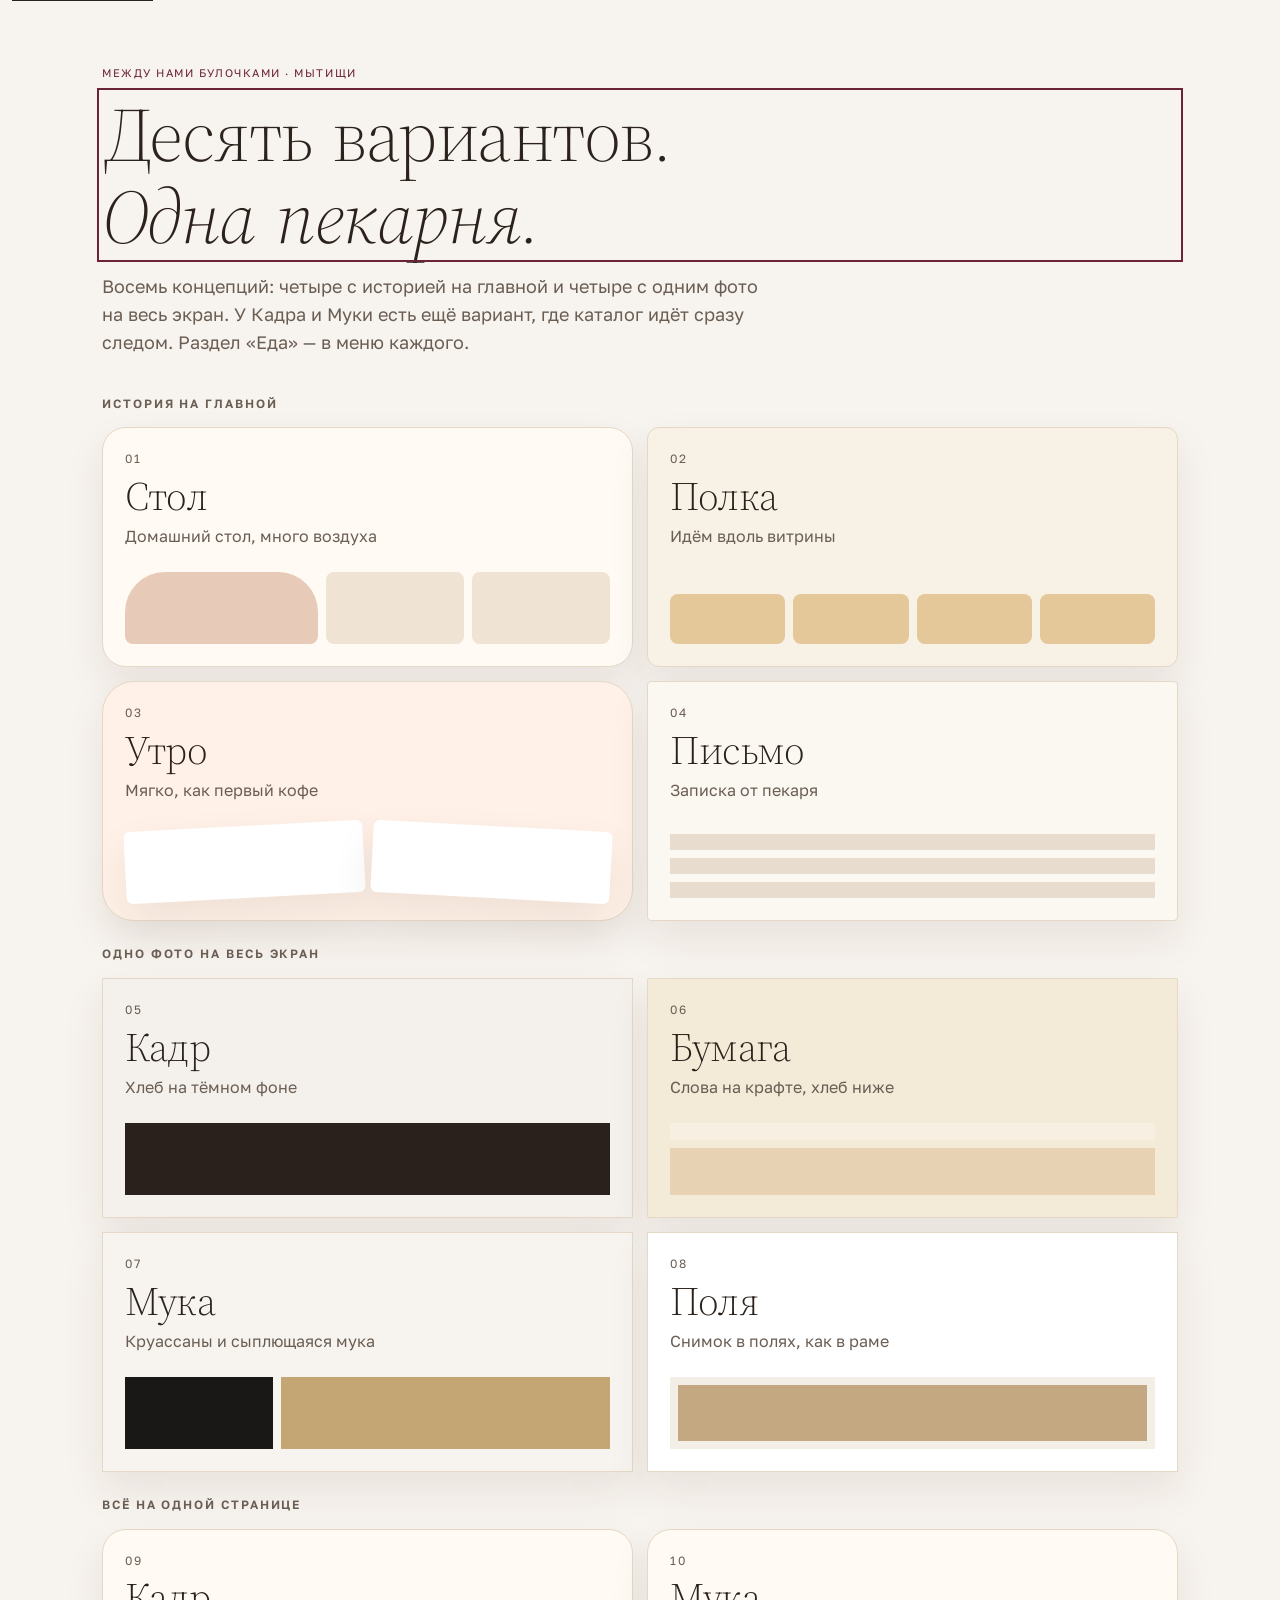
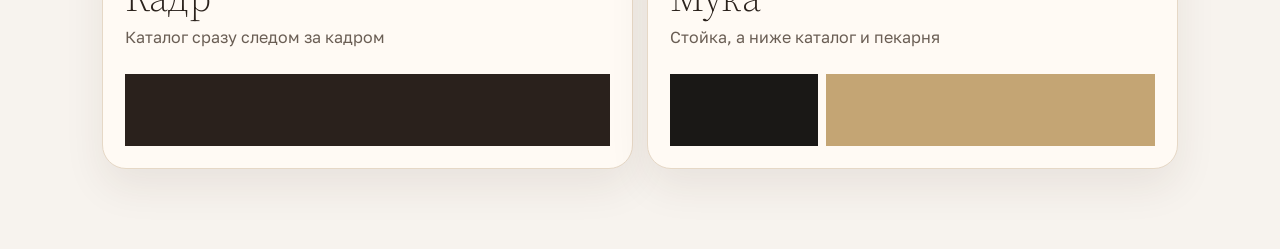
<file: index.html>
<!DOCTYPE html>
<html lang="ru">
<head>
<meta charset="utf-8">
<meta name="viewport" content="width=device-width, initial-scale=1">
<title>Между Нами Булочками — Кадр и Мука</title>
<meta name="description" content="Кадр и Мука: по два варианта сайта пекарни Между Нами Булочками. Шрифт и каталог как в Классике, фото пекарни.">
<link rel="preconnect" href="https://fonts.googleapis.com">
<link rel="preconnect" href="https://fonts.gstatic.com" crossorigin>
<link href="https://fonts.googleapis.com/css2?family=Golos+Text:wght@400;500;600&family=Source+Serif+4:ital,opsz,wght@0,8..60,300;0,8..60,400;1,8..60,400&display=swap" rel="stylesheet">
<link rel="stylesheet" href="css/site.css?v=18">
<link rel="icon" href="data:image/svg+xml,%3Csvg xmlns='http://www.w3.org/2000/svg' viewBox='0 0 64 64'%3E%3Crect fill='%23f3ecdf' width='64' height='64'/%3E%3Cpath d='M8 40c10-16 16-16 24-4 8-12 14-12 24 4' fill='none' stroke='%238f3d34' stroke-width='2'/%3E%3C/svg%3E">
</head>
<body>
<a class="skip" href="#main">К содержанию</a>
<div id="status" class="visually-hidden" role="status" aria-live="polite"></div>

<header class="plaque" id="plaque" hidden>
  <a class="logo" id="logoHome" href="#/kadr">
    <span class="logo-kicker">кафе &amp; пекарня</span>
    <img class="logo-img" src="assets/real/logo-short.png" alt="Булочками">
  </a>
  <button class="menu-btn" id="menuBtn" type="button" aria-expanded="false" aria-controls="nav">Меню</button>
  <nav id="nav" aria-label="Разделы">
    <a data-page="catalog" href="#/stol/catalog">Каталог</a>
    <a data-page="food" href="#/stol/food">Еда</a>
    <a data-page="about" href="#/stol/about">О пекарне</a>
    <a data-page="business" href="#/stol/business">Для бизнеса</a>
    <a data-page="contacts" href="#/stol/contacts">Контакты</a>
  </nav>
  <button class="cart-btn" id="cartBtn" type="button">
    Корзина <span id="cartCount">0</span>
  </button>
</header>

<main id="main">
  <section id="board" class="board">
    <p class="eyebrow">Между Нами Булочками · Мытищи</p>
    <h1>Десять вариантов.<br><em>Одна пекарня.</em></h1>
    <p class="lede">Восемь концепций: четыре с историей на главной и четыре с одним фото на весь экран. У Кадра и Муки есть ещё вариант, где каталог идёт сразу следом. Раздел «Еда» — в меню каждого.</p>
    <div class="board-grid">
      <p class="board-group">История на главной</p>
      <a class="board-card" href="#/stol" data-concept="stol">
        <span class="board-no">01</span>
        <span class="board-name">Стол</span>
        <span class="board-line">Домашний стол, много воздуха</span>
        <span class="mock mock-stol" aria-hidden="true"><i></i><i></i><i></i></span>
      </a>
      <a class="board-card" href="#/polka" data-concept="polka">
        <span class="board-no">02</span>
        <span class="board-name">Полка</span>
        <span class="board-line">Идём вдоль витрины</span>
        <span class="mock mock-polka" aria-hidden="true"><i></i><i></i><i></i><i></i></span>
      </a>
      <a class="board-card" href="#/utro" data-concept="utro">
        <span class="board-no">03</span>
        <span class="board-name">Утро</span>
        <span class="board-line">Мягко, как первый кофе</span>
        <span class="mock mock-utro" aria-hidden="true"><i></i><i></i></span>
      </a>
      <a class="board-card" href="#/pismo" data-concept="pismo">
        <span class="board-no">04</span>
        <span class="board-name">Письмо</span>
        <span class="board-line">Записка от пекаря</span>
        <span class="mock mock-pismo" aria-hidden="true"><i></i><i></i><i></i></span>
      </a>
      <p class="board-group">Одно фото на весь экран</p>
      <a class="board-card" href="#/kadr" data-concept="kadr">
        <span class="board-no">05</span>
        <span class="board-name">Кадр</span>
        <span class="board-line">Хлеб на тёмном фоне</span>
        <span class="mock mock-kadr" aria-hidden="true"><i></i></span>
      </a>
      <a class="board-card" href="#/bumaga" data-concept="bumaga">
        <span class="board-no">06</span>
        <span class="board-name">Бумага</span>
        <span class="board-line">Слова на крафте, хлеб ниже</span>
        <span class="mock mock-bumaga" aria-hidden="true"><i></i><i></i></span>
      </a>
      <a class="board-card" href="#/muka" data-concept="muka">
        <span class="board-no">07</span>
        <span class="board-name">Мука</span>
        <span class="board-line">Круассаны и сыплющаяся мука</span>
        <span class="mock mock-muka" aria-hidden="true"><i></i><i></i></span>
      </a>
      <a class="board-card" href="#/polya" data-concept="polya">
        <span class="board-no">08</span>
        <span class="board-name">Поля</span>
        <span class="board-line">Снимок в полях, как в раме</span>
        <span class="mock mock-polya" aria-hidden="true"><i></i></span>
      </a>
      <p class="board-group">Всё на одной странице</p>
      <a class="board-card" href="#/kadrlong" data-concept="kadrlong">
        <span class="board-no">09</span>
        <span class="board-name">Кадр</span>
        <span class="board-line">Каталог сразу следом за кадром</span>
        <span class="mock mock-kadr" aria-hidden="true"><i></i></span>
      </a>
      <a class="board-card" href="#/mukalong" data-concept="mukalong">
        <span class="board-no">10</span>
        <span class="board-name">Мука</span>
        <span class="board-line">Стойка, а ниже каталог и пекарня</span>
        <span class="mock mock-muka" aria-hidden="true"><i></i><i></i></span>
      </a>
    </div>
  </section>

  <article class="home home-stol" data-home="stol" hidden>
    <section class="hero">
      <p class="eyebrow">Мытищи · ремесленная пекарня</p>
      <h1>Хлеб, которым<br><em>делятся.</em></h1>
      <p class="lede">Печём так, как зовём к столу: долго, в холоде, руками. Для завтрака в тишине и для тех, кто сел рядом.</p>
      <p class="hero-actions"><a class="btn" href="#/stol/catalog">Открыть витрину</a></p>
      <figure class="hero-photo">
        <img src="assets/fruit.jpg" alt="Круглый хлеб, присыпанный мукой">
        <a class="seal" href="#/stol/preorder" aria-label="Открыт предзаказ новогодних штолленов, заказы до 20 декабря">
          <svg class="seal-ring" viewBox="0 0 120 120" aria-hidden="true"><defs><path id="seal-stol" d="M60,60 m-46,0 a46,46 0 1,1 92,0 a46,46 0 1,1 -92,0"/></defs><text><textPath href="#seal-stol">ОТКРЫТ ПРЕДЗАКАЗ · ОТКРЫТ ПРЕДЗАКАЗ · </textPath></text></svg>
          <span class="seal-core">до 20<br>декабря</span>
        </a>
      </figure>
    </section>
    <a class="preorder-bar" href="#/stol/preorder"><span>Открыт предзаказ новогодних штолленов</span><span>Заказы до 20 декабря</span></a>
    <section class="stats" data-animate>
      <p class="rise"><strong data-count="2020">2020</strong><span>год открытия первой пекарни</span></p>
      <p class="rise"><strong data-count="700" data-suffix="+">700+</strong><span>штолленов на новогодних столах за сезон</span></p>
      <p class="rise"><strong data-count="1001">1001</strong><span>отзыв на Яндекс Картах, награда «Хорошее место»</span></p>
    </section>
    <section class="craft" data-animate>
      <div class="craft-head rise">
        <h2>Три вещи, из которых получается хлеб</h2>
        <p>От 12 часов в холоде — и ни часом меньше.</p>
        <div class="clock-track" aria-hidden="true"><span></span></div>
      </div>
      <div class="craft-grid">
        <article class="rise">
          <p class="eyebrow">I · Закваска</p>
          <h3>fermentum</h3>
          <p>Дикие дрожжи и молочнокислые бактерии вместо промышленных. Тесто ферментируется в холоде от 12 часов.</p>
        </article>
        <article class="rise">
          <p class="eyebrow">II · Масло</p>
          <h3>butyrum</h3>
          <p>Работаем только на качественном голландском сливочном масле 82,5%. Без растительных жиров и консервантов.</p>
        </article>
        <article class="rise">
          <p class="eyebrow">III · Руки</p>
          <h3>manus</h3>
          <p>Руки — и есть ремесло. Тесто чувствует ладонь: где его сложить, где дать постоять, где остановиться. Поэтому каждая булка немного своя, и в этом её честность.</p>
        </article>
      </div>
    </section>
    <section class="life" data-life>
      <div class="life-head"><h2>Жизнь пекарни</h2><div class="life-controls"><button type="button" class="life-prev" aria-label="Предыдущее фото">←</button><button type="button" class="life-next" aria-label="Следующее фото">→</button><button type="button" class="life-pause" aria-pressed="false" aria-label="Пауза"></button></div></div>
      <figure class="life-frame"><img alt=""><figcaption></figcaption></figure>
      <div class="life-dots" role="tablist" aria-label="Фотографии пекарни"></div>
    </section>
    <section class="pick-block">
      <div class="section-head"><h2>Сейчас на столе</h2><a href="#/stol/catalog">Весь каталог</a></div>
      <div class="picks" data-picks="grech,taiga,croissant,cheese" data-layout="cards"></div>
    </section>
  </article>

  <article class="home home-polka" data-home="polka" hidden>
    <div class="polka-hero">
      <div class="polka-copy">
        <p class="eyebrow">Витрина · Мытищи</p>
        <h1>С полки —<br>к вашему столу.</h1>
        <p class="lede">Ещё тёплым. Граммовку выбираете здесь же, не уходя вглубь сайта.</p>
        <a class="seal" href="#/polka/preorder" aria-label="Открыт предзаказ новогодних штолленов, заказы до 20 декабря">
          <svg class="seal-ring" viewBox="0 0 120 120" aria-hidden="true"><defs><path id="seal-polka" d="M60,60 m-46,0 a46,46 0 1,1 92,0 a46,46 0 1,1 -92,0"/></defs><text><textPath href="#seal-polka">ОТКРЫТ ПРЕДЗАКАЗ · ОТКРЫТ ПРЕДЗАКАЗ · </textPath></text></svg>
          <span class="seal-core">до 20<br>декабря</span>
        </a>
      </div>
      <div class="shelf picks" data-picks="grech,nas,taiga,croissant,poppy,cube" data-layout="shelf" tabindex="0" aria-label="Полка с выпечкой, листается вбок"></div>
    </div>
    <a class="preorder-bar" href="#/polka/preorder"><span>Открыт предзаказ новогодних штолленов</span><span>Заказы до 20 декабря</span></a>
    <section class="stats stats-line" data-animate>
      <p class="rise"><strong data-count="2020">2020</strong><span>первая пекарня</span></p>
      <p class="rise"><strong data-count="700" data-suffix="+">700+</strong><span>штолленов за сезон</span></p>
      <p class="rise"><strong data-count="1001">1001</strong><span>отзыв и «Хорошее место»</span></p>
    </section>
    <section class="craft craft-line" data-animate>
      <div class="craft-head rise">
        <h2>Как тесто становится хлебом</h2>
        <p>Полоса ниже — те самые 12 часов холода.</p>
        <div class="clock-track" aria-hidden="true"><span></span></div>
      </div>
      <ol class="steps">
        <li class="rise"><strong>Замес</strong><span>Дикие дрожжи и молочнокислые бактерии вместо промышленных.</span></li>
        <li class="rise"><strong>Холод, от 12 часов</strong><span>Тесто ферментируется в холоде. Не торопим.</span></li>
        <li class="rise"><strong>Масло</strong><span>Только качественное голландское, 82,5%. Без растительных жиров.</span></li>
        <li class="rise"><strong>Руки</strong><span>Руки — и есть ремесло. Каждая булка немного своя.</span></li>
      </ol>
    </section>
    <section class="life life-wide" data-life>
      <div class="life-head"><h2>Жизнь пекарни</h2><div class="life-controls"><button type="button" class="life-prev" aria-label="Предыдущее фото">←</button><button type="button" class="life-next" aria-label="Следующее фото">→</button><button type="button" class="life-pause" aria-pressed="false" aria-label="Пауза"></button></div></div>
      <figure class="life-frame"><img alt=""><figcaption></figcaption></figure>
      <div class="life-dots" role="tablist" aria-label="Фотографии пекарни"></div>
    </section>
  </article>

  <article class="home home-utro" data-home="utro" hidden>
    <section class="morning">
      <div>
        <p class="eyebrow">Доброе утро · Сукромка, 5</p>
        <h1>К утру хлеб<br>уже <em>ждёт.</em></h1>
        <p class="lede">Мягкий, как первый кофе у окна. Закваска жила в холоде всю ночь, руки доделали остальное.</p>
        <p class="hero-actions"><a class="btn" href="#/utro/catalog">Что сегодня тёплое</a></p>
      </div>
      <div class="polaroids">
        <figure><img src="assets/cafe.jpg" alt="Утренний стол у окна, кофе и тишина"><figcaption>Стол у окна</figcaption></figure>
        <figure>
          <img src="assets/croissant.jpg" alt="Круассан на сливочном масле">
          <figcaption>Голландское масло</figcaption>
          <a class="seal" href="#/utro/preorder" aria-label="Открыт предзаказ новогодних штолленов, заказы до 20 декабря">
            <svg class="seal-ring" viewBox="0 0 120 120" aria-hidden="true"><defs><path id="seal-utro" d="M60,60 m-46,0 a46,46 0 1,1 92,0 a46,46 0 1,1 -92,0"/></defs><text><textPath href="#seal-utro">ОТКРЫТ ПРЕДЗАКАЗ · ОТКРЫТ ПРЕДЗАКАЗ · </textPath></text></svg>
            <span class="seal-core">до 20<br>декабря</span>
          </a>
        </figure>
      </div>
    </section>
    <a class="preorder-bar" href="#/utro/preorder"><span>Открыт предзаказ новогодних штолленов</span><span>Заказы до 20 декабря</span></a>
    <section class="stats stats-tiles" data-animate>
      <p class="rise"><strong data-count="2020">2020</strong><span>год, когда открылись</span></p>
      <p class="rise"><strong data-count="700" data-suffix="+">700+</strong><span>штолленов к новогоднему столу</span></p>
      <p class="rise"><strong data-count="1001">1001</strong><span>тёплый отзыв и «Хорошее место»</span></p>
    </section>
    <section class="craft" data-animate>
      <div class="craft-head rise">
        <h2>Ночь, масло и ладонь</h2>
        <p>Пока город спит, тесто уже работает.</p>
        <div class="clock-track" aria-hidden="true"><span></span></div>
      </div>
      <div class="craft-grid">
        <article class="rise"><p class="eyebrow">I · Закваска</p><h3>fermentum</h3><p>Дикие дрожжи и молочнокислые бактерии вместо промышленных. Тесто ферментируется в холоде от 12 часов.</p></article>
        <article class="rise"><p class="eyebrow">II · Масло</p><h3>butyrum</h3><p>Работаем только на качественном голландском сливочном масле 82,5%. Без растительных жиров и консервантов.</p></article>
        <article class="rise"><p class="eyebrow">III · Руки</p><h3>manus</h3><p>Руки — и есть ремесло. Тесто чувствует ладонь: где его сложить, где дать постоять, где остановиться. Поэтому каждая булка немного своя, и в этом её честность.</p></article>
      </div>
    </section>
    <section class="life life-polaroid" data-life>
      <div class="life-head"><h2>Жизнь пекарни</h2><div class="life-controls"><button type="button" class="life-prev" aria-label="Предыдущее фото">←</button><button type="button" class="life-next" aria-label="Следующее фото">→</button><button type="button" class="life-pause" aria-pressed="false" aria-label="Пауза"></button></div></div>
      <figure class="life-frame"><img alt=""><figcaption></figcaption></figure>
      <div class="life-dots" role="tablist" aria-label="Фотографии пекарни"></div>
    </section>
    <section class="pick-block">
      <div class="section-head"><h2>К завтраку</h2><a href="#/utro/catalog">Весь каталог</a></div>
      <div class="picks" data-picks="croissant,cube,poppy,tart" data-layout="cards"></div>
    </section>
  </article>

  <article class="home home-pismo" data-home="pismo" hidden>
    <p class="letter-meta"><span>Мытищи, улица Сукромка, 5</span><a class="seal seal-inline" href="#/pismo/preorder" aria-label="Открыт предзаказ новогодних штолленов, заказы до 20 декабря">
      <svg class="seal-ring" viewBox="0 0 120 120" aria-hidden="true"><defs><path id="seal-pismo" d="M60,60 m-46,0 a46,46 0 1,1 92,0 a46,46 0 1,1 -92,0"/></defs><text><textPath href="#seal-pismo">ОТКРЫТ ПРЕДЗАКАЗ · ОТКРЫТ ПРЕДЗАКАЗ · </textPath></text></svg>
      <span class="seal-core">до 20<br>декабря</span>
    </a></p>
    <h1>Письмо<br>из пекарни</h1>
    <p class="drop">Здравствуйте. Пишем мало, печём долго. Хлеб на закваске ночует в холоде от двенадцати часов: дикие дрожжи и молочнокислые бактерии вместо промышленных. Слоёное ведём только на качественном голландском масле, 82,5%, без растительных жиров и консервантов.</p>
    <p>Руки — и есть ремесло. Тесто чувствует ладонь: где его сложить, где дать постоять, где остановиться. Поэтому каждая булка немного своя, и в этом её честность. Если хотите к столу в этом году штоллен, фруткейк или паннетоне — <a href="#/pismo/preorder">предзаказ открыт до 20 декабря</a>.</p>
    <section class="stats stats-inline" data-animate>
      <p class="rise"><strong data-count="2020">2020</strong><span>открылись</span></p>
      <p class="rise"><strong data-count="700" data-suffix="+">700+</strong><span>штолленов за сезон</span></p>
      <p class="rise"><strong data-count="1001">1001</strong><span>отзыв</span></p>
    </section>
    <h2>Что можно забрать сегодня</h2>
    <div class="picks" data-picks="grech,nas,taiga,croissant,poppy,canele" data-layout="menu"></div>
    <figure class="letter-photo"><img src="assets/loaf.jpg" alt="Нарезанный зерновой хлеб на деревянной доске"><figcaption>Жизнь пекарни — это доска, мука и окно, в которое уже светло.</figcaption></figure>
    <blockquote class="letter-close">
      <p>Хотелось места, куда приходят не по делу, а друг к другу. Хлеб, который делят за одним столом, — это тихое доверие: на всех, кто сел рядом. Так было у наших бабушек. Так есть у нас. Так и останется.</p>
      <footer><span>Дмитрий Никитин</span> основатель</footer>
    </blockquote>
  </article>

  <article class="home home-kadr cover" data-home="kadr" hidden>
    <figure class="cover-photo">
      <img src="assets/real/dark-loaf.jpg" alt="Хлеб на закваске в руках, на тёмном фоне">
    </figure>
    <div class="cover-copy cover-center">
      <p class="eyebrow">Мытищи</p>
      <h1>Хлеб, которым<br>делятся.</h1>
      <a class="cover-link" href="#/kadr/catalog">В каталог</a>
      <a class="cover-quiet" href="#/kadr/preorder">Предзаказ штолленов · до 20 декабря</a>
    </div>
  </article>

  <article class="home home-bumaga cover" data-home="bumaga" hidden>
    <figure class="cover-photo">
      <img src="assets/fruit.jpg" alt="Круглый хлеб с мучной шапкой на крафтовой бумаге">
    </figure>
    <div class="cover-copy cover-top">
      <p class="eyebrow">Сукромка, 5</p>
      <h1>Печём долго.<br>Кладём на стол.</h1>
      <a class="cover-link" href="#/bumaga/catalog">В каталог</a>
      <a class="cover-quiet" href="#/bumaga/preorder">Предзаказ штолленов · до 20 декабря</a>
    </div>
  </article>

  <article class="home home-muka cover" data-home="muka" hidden>
    <figure class="cover-photo">
      <img src="assets/croissant.jpg" alt="Круассаны, над которыми сыплется мука">
    </figure>
    <div class="cover-copy cover-side">
      <p class="eyebrow">Слоёное</p>
      <h1>Только<br>сливочное<br>масло.</h1>
      <a class="cover-link" href="#/muka/catalog">В каталог</a>
      <a class="cover-quiet" href="#/muka/preorder">Предзаказ штолленов · до 20 декабря</a>
    </div>
  </article>

  <article class="home home-polya cover" data-home="polya" hidden>
    <figure class="cover-photo">
      <img src="assets/loaf.jpg" alt="Нарезанный зерновой хлеб на деревянной доске">
    </figure>
    <div class="cover-caption">
      <h1>Нарезали к столу.</h1>
      <p>
        <a class="cover-link" href="#/polya/catalog">В каталог</a>
        <a class="cover-quiet" href="#/polya/preorder">Предзаказ до 20 декабря</a>
      </p>
    </div>
  </article>

  <article class="home home-long home-kadrlong" data-home="kadrlong" hidden>
    <div class="long-hero">
      <figure class="cover-photo">
        <img src="assets/real/dark-loaf.jpg" alt="Хлеб на закваске в руках, на тёмном фоне">
      </figure>
      <div class="cover-copy cover-center">
        <p class="eyebrow">Мытищи</p>
        <h1>Хлеб, которым<br>делятся.</h1>
        <button type="button" class="cover-link" data-scroll="kadr-next">Дальше, к каталогу</button>
      </div>
    </div>
    <div class="long-body" id="kadr-next">
      <a class="preorder-bar" href="#/kadrlong/preorder"><span>Открыт предзаказ новогодних штолленов</span><span>Заказы до 20 декабря</span></a>
      <section class="pick-block">
        <div class="section-head"><h2>Каталог</h2><a href="#/kadrlong/catalog">Все позиции</a></div>
        <div class="picks" data-picks="grech,nas,taiga,croissant,poppy,cube,canele,cheese" data-layout="cards"></div>
      </section>
      <section class="craft">
        <h2>Как печём</h2>
        <div class="craft-grid">
          <article><h3>Закваска</h3><p>Дикие дрожжи и молочнокислые бактерии. Тесто ферментируется в холоде от 12 часов.</p></article>
          <article><h3>Масло</h3><p>Слоёное — только на качественном голландском сливочном масле 82,5%. Без растительных жиров и консервантов.</p></article>
          <article><h3>Руки</h3><p>Руки — и есть ремесло. Тесто чувствует ладонь, поэтому каждая булка немного своя.</p></article>
        </div>
      </section>
      <section class="life" data-life>
        <div class="life-head"><h2>Жизнь пекарни</h2><div class="life-controls"><button type="button" class="life-prev" aria-label="Предыдущее фото">←</button><button type="button" class="life-next" aria-label="Следующее фото">→</button><button type="button" class="life-pause" aria-pressed="false" aria-label="Пауза"></button></div></div>
        <figure class="life-frame"><img alt=""><figcaption></figcaption></figure>
        <div class="life-dots" role="tablist" aria-label="Фотографии пекарни"></div>
      </section>
      <figure class="quote quote-person">
        <img src="assets/real/founder.jpg" alt="Дмитрий Никитин, основатель">
        <blockquote><p class="eyebrow">Слово основателя</p><p>Хотелось места, куда приходят не по делу, а друг к другу. Хлеб, который делят за одним столом, — это тихое доверие: на всех, кто сел рядом. Так было у наших бабушек. Так есть у нас. Так и останется.</p></blockquote>
        <figcaption><span>Дмитрий Никитин</span> основатель</figcaption>
      </figure>
      <p class="hours"><span>Пн–пт 8:00–21:00</span><span>Сб 9:00–21:00</span><span>Вс 8:00–21:00</span></p>
    </div>
  </article>

  <article class="home home-long home-mukalong" data-home="mukalong" hidden>
    <div class="long-hero">
      <figure class="cover-photo">
        <img src="assets/real/dark-cube.png" alt="Слоёный куб в разрезе на тёмном фоне">
      </figure>
      <div class="cover-copy cover-side">
        <p class="eyebrow">Слоёное</p>
        <h1>Только<br>сливочное<br>масло.</h1>
        <button type="button" class="cover-link" data-scroll="muka-next">Дальше, к каталогу</button>
      </div>
    </div>
    <div class="long-body" id="muka-next">
      <a class="preorder-bar" href="#/mukalong/preorder"><span>Открыт предзаказ новогодних штолленов</span><span>Заказы до 20 декабря</span></a>
      <section class="pick-block">
        <div class="section-head"><h2>С полки</h2><a href="#/mukalong/catalog">Весь каталог</a></div>
        <div class="picks" data-picks="croissant,cube,poppy,canele,tart,cheese,grech,taiga" data-layout="cards"></div>
      </section>
      <section class="life" data-life>
        <div class="life-head"><h2>Жизнь пекарни</h2><div class="life-controls"><button type="button" class="life-prev" aria-label="Предыдущее фото">←</button><button type="button" class="life-next" aria-label="Следующее фото">→</button><button type="button" class="life-pause" aria-pressed="false" aria-label="Пауза"></button></div></div>
        <figure class="life-frame"><img alt=""><figcaption></figcaption></figure>
        <div class="life-dots" role="tablist" aria-label="Фотографии пекарни"></div>
      </section>
      <figure class="quote quote-person">
        <img src="assets/real/founder.jpg" alt="Дмитрий Никитин, основатель">
        <blockquote><p class="eyebrow">Слово основателя</p><p>Хотелось места, куда приходят не по делу, а друг к другу. Хлеб, который делят за одним столом, — это тихое доверие: на всех, кто сел рядом. Так было у наших бабушек. Так есть у нас. Так и останется.</p></blockquote>
        <figcaption><span>Дмитрий Никитин</span> основатель</figcaption>
      </figure>
    </div>
  </article>

  <article class="page" id="page-catalog" hidden>
    <header class="page-head">
      <h1>Каталог</h1>
      <p>Соберите заказ и заберите его в одной из пекарен. Вес ремесленной продукции может отличаться на 5–10%.</p>
    </header>
    <div class="filters" id="filters" role="tablist" aria-label="Разделы каталога"></div>
    <figure class="banner">
      <img src="assets/real/racks.jpg" alt="Стеллажи с хлебом на закваске">
      <figcaption><span>Отпекаем с 5 утра</span><strong>Хлеб на закваске</strong></figcaption>
    </figure>
    <div class="cards" id="catalog-grid"></div>
  </article>

  <article class="page" id="page-food" hidden>
    <header class="page-head">
      <h1>Еда</h1>
      <p>Меню кофейни на улице Сукромка, 5. Сначала список, справа — фотографии блюд: их можно листать.</p>
    </header>
    <div class="filters" id="foodTabs" role="tablist" aria-label="Разделы меню"></div>
    <div class="food-layout">
      <div id="foodList"></div>
      <figure class="food-stage">
        <img id="foodPhoto" alt="">
        <figcaption id="foodCap"></figcaption>
        <div class="food-arrows">
          <button type="button" id="foodPrev" aria-label="Предыдущее блюдо">←</button>
          <button type="button" id="foodNext" aria-label="Следующее блюдо">→</button>
        </div>
      </figure>
    </div>
  </article>

  <article class="page" id="page-about" hidden>
    <header class="page-head">
      <h1>О пекарне</h1>
      <p>Первая и домашняя ремесленная пекарня Мытищ. С 2020 года печём хлеб на закваске, слоёное и то, что хочется поставить на середину стола.</p>
    </header>
    <section class="story">
      <figure><img src="assets/real/founder.jpg" alt="Дмитрий Никитин, основатель пекарни"></figure>
      <div>
        <p class="eyebrow">Наша история</p>
        <h2>Сначала был <em>просто хлеб.</em></h2>
        <p>Каждую булку мы держим столько, сколько ей нужно. Закваска работает ночь, масло остаётся сливочным, руки не торопят тесто. Хочется, чтобы к этому вкусу возвращались — не по делу, а потому что за столом спокойно.</p>
        <p>Мы печём для своих: для тех, кто садится рядом и делит хлеб. Так теплее, и так честнее.</p>
        <p class="story-line">Между нами — больше, чем хлеб.</p>
      </div>
    </section>
    <div class="about-grid">
      <figure><img src="assets/real/slice.jpg" alt="Тёмный хлеб в разрезе, с семенами и сухофруктами"></figure>
      <div>
        <p>Мы не ускоряем то, чему нужно время. Дикие дрожжи и молочнокислые бактерии вместо промышленных. Тесто ферментируется в холоде от 12 часов.</p>
        <p>Слоёное — только на качественном голландском сливочном масле 82,5%. Без растительных жиров и консервантов.</p>
        <p>Руки — и есть ремесло. Тесто чувствует ладонь, поэтому партии немного отличаются. Так и должно быть, когда хлеб живой.</p>
      </div>
    </div>
    <section class="stats" data-animate>
      <p class="rise"><strong data-count="2020">2020</strong><span>год открытия первой пекарни</span></p>
      <p class="rise"><strong data-count="700" data-suffix="+">700+</strong><span>штолленов на новогодних столах за сезон</span></p>
      <p class="rise"><strong data-count="1001">1001</strong><span>отзыв на Яндекс Картах, награда «Хорошее место»</span></p>
    </section>
  </article>

  <article class="page" id="page-business" hidden>
    <header class="page-head">
      <h1>Для бизнеса</h1>
      <p>Оптовым гостям — отдельная дверь. Кофейням, магазинам и офисам. На главной мы об этом не рассказываем: там стол для своих. Прайс от 10 августа отдаём менеджеру в Telegram — на витрине розница.</p>
    </header>
    <div class="split">
      <div>
        <h2>Как это устроено</h2>
        <ol class="plain">
          <li>Коротко пишете, что нужно и как часто.</li>
          <li>Собираем пробную партию хлеба или слоёного.</li>
          <li>Договариваемся о ритме: утро Сукромки или Новомытищинского.</li>
        </ol>
        <p class="fine">Отвечаем в рабочий день. Это макет: заявка остаётся в браузере и никуда не отправляется.</p>
      </div>
      <form id="bizForm" class="form" novalidate>
        <label>Имя <input name="name" required autocomplete="name"></label>
        <label>Заведение <input name="place" required></label>
        <label>Телефон <input name="phone" required inputmode="tel" autocomplete="tel"></label>
        <label>Что нужно <textarea name="note" rows="4" required></textarea></label>
        <p class="form-error" id="bizError" role="alert" hidden></p>
        <button class="btn" type="submit">Отправить заявку</button>
        <p class="form-ok" id="bizOk" hidden>Заявка собрана в макете. Мы её никуда не отправили — так и задумано, пока сайт концепция.</p>
      </form>
    </div>
  </article>

  <article class="page" id="page-contacts" hidden>
    <header class="page-head">
      <h1>Контакты</h1>
      <p>Две пекарни в Мытищах. Звоните, пишите в Telegram или просто приходите к тёплой полке.</p>
    </header>
    <div class="addr-grid">
      <address>
        <span class="eyebrow">Сукромка</span>
        <strong>улица Сукромка, 5</strong>
        <a href="tel:+79852270561">+7 (985) 227-05-61</a>
        <a href="https://yandex.ru/maps/org/mezhdu_nami_bulochkami/242275659136/" target="_blank" rel="noopener">Открыть на Яндекс Картах</a>
      </address>
      <address>
        <span class="eyebrow">Новомытищинский</span>
        <strong>проспект, 64к1</strong>
        <a href="tel:+79852270563">+7 (985) 227-05-63</a>
        <a href="https://t.me/menabu_bakery" target="_blank" rel="noopener">Telegram пекарни</a>
      </address>
    </div>
    <p class="hours"><span>Пн–пт 8:00–21:00</span><span>Сб 9:00–21:00</span><span>Вс 8:00–21:00</span></p>
    <figure class="quote quote-person" id="quote">
      <img src="assets/real/founder.jpg" alt="Дмитрий Никитин, основатель">
        <blockquote>
        <p class="eyebrow">Слово основателя</p>
        <p>Хотелось места, куда приходят не по делу, а друг к другу. Хлеб, который делят за одним столом, — это тихое доверие: на всех, кто сел рядом. Так было у наших бабушек. Так есть у нас. Так и останется.</p>
      </blockquote>
      <figcaption><span>Дмитрий Никитин</span> основатель</figcaption>
    </figure>
  </article>

  <article class="page" id="page-preorder" hidden>
    <header class="page-head">
      <p class="eyebrow">Сезон · до 20 декабря</p>
      <h1>Предзаказ новогоднего стола</h1>
      <p>Штоллен, фруткейк и паннетоне. Ассортимент на этой странице меняется дважды в год. К Пасхе здесь будут паннетоне, кулич и творожная пасха.</p>
    </header>
    <p class="fine photo-note">На концепции стоят фото близкие по настроению. В финальном сайте их сменят ваши штоллены.</p>
    <div class="cards" id="season-grid"></div>
    <form id="payForm" class="form pay-form" novalidate>
      <h2>Заказать и оплатить</h2>
      <p id="payEmpty" class="fine">Сначала выберите граммовку и нажмите «В предзаказ».</p>
      <ul id="payLines"></ul>
      <p class="pay-total">Итого <strong id="payTotal">0 ₽</strong></p>
      <div class="form-grid">
        <label>Имя <input name="name" required autocomplete="name"></label>
        <label>Телефон <input name="phone" required inputmode="tel" autocomplete="tel"></label>
        <label>Где заберёте
          <select name="shop" required>
            <option value="">Выберите пекарню</option>
            <option>Сукромка, 5</option>
            <option>Новомытищинский проспект, 64к1</option>
          </select>
        </label>
        <label>Комментарий <input name="note" autocomplete="off"></label>
        <label>Номер карты <input name="card" inputmode="numeric" autocomplete="off" placeholder="0000 0000 0000 0000" required></label>
        <label>Срок <input name="exp" inputmode="numeric" autocomplete="off" placeholder="ММ/ГГ" required></label>
        <label>Код <input name="cvc" inputmode="numeric" autocomplete="off" placeholder="000" required></label>
      </div>
      <p class="form-error" id="payError" role="alert" hidden></p>
      <button class="btn" type="submit">Оплатить предзаказ</button>
      <p class="fine">Макет оплаты: номер карты не сохраняется и не отправляется. Деньги не списываются.</p>
      <p class="form-ok" id="payOk" hidden></p>
    </form>
  </article>
</main>

<footer class="foot" id="foot" hidden>
  <a class="logo foot-logo" id="footLogo" href="#/kadr">
    <img class="logo-img" src="assets/real/logo-short.png" alt="Булочками">
  </a>
  <p>ул. Сукромка, 5 · +7 (985) 227-05-61<br>Новомытищинский пр-т, 64к1 · +7 (985) 227-05-63</p>
  <p><a href="https://t.me/menabu_bakery" target="_blank" rel="noopener">Telegram</a></p>
</footer>

<nav class="switcher" id="switcher" hidden aria-label="Все варианты">
  <a href="#/board">Все</a>
  <a href="#/stol" data-switch="stol">Стол</a>
  <a href="#/polka" data-switch="polka">Полка</a>
  <a href="#/utro" data-switch="utro">Утро</a>
  <a href="#/pismo" data-switch="pismo">Письмо</a>
  <a href="#/kadr" data-switch="kadr">Кадр</a>
  <a href="#/bumaga" data-switch="bumaga">Бумага</a>
  <a href="#/muka" data-switch="muka">Мука</a>
  <a href="#/polya" data-switch="polya">Поля</a>
  <a href="#/kadrlong" data-switch="kadrlong">Кадр · страница</a>
  <a href="#/mukalong" data-switch="mukalong">Мука · страница</a>
</nav>

<dialog class="cut" id="cut">
  <button type="button" class="cut-x" id="cutClose">Закрыть</button>
  <figure>
    <img alt="">
    <figcaption></figcaption>
  </figure>
</dialog>

<div class="scrim" id="scrim" hidden></div>
<aside class="cart" id="cart" role="dialog" aria-modal="true" aria-labelledby="cartTitle" hidden>
  <div class="cart-head">
    <h2 id="cartTitle">Корзина</h2>
    <button type="button" id="cartClose" aria-label="Закрыть корзину">Закрыть</button>
  </div>
  <div id="cartBody"></div>
  <form id="cartForm" class="form" hidden novalidate>
    <label>Имя <input name="name" required autocomplete="name"></label>
    <label>Телефон <input name="phone" required inputmode="tel" autocomplete="tel"></label>
    <label>Пекарня
      <select name="shop" required>
        <option value="">Выберите</option>
        <option>Сукромка, 5</option>
        <option>Новомытищинский проспект, 64к1</option>
      </select>
    </label>
    <p class="form-error" id="cartError" role="alert" hidden></p>
    <button class="btn" type="submit">Забронировать самовывоз</button>
    <p class="fine">Оплата при получении. Макет: заявка никуда не отправляется.</p>
    <p class="form-ok" id="cartOk" hidden>Бронь собрана в макете. Хлеб вас подождёт — на настоящем сайте здесь будет сообщение от пекарни.</p>
  </form>
</aside>

<script src="js/food.js"></script>
<script src="js/app.js"></script>
</body>
</html>
</file>
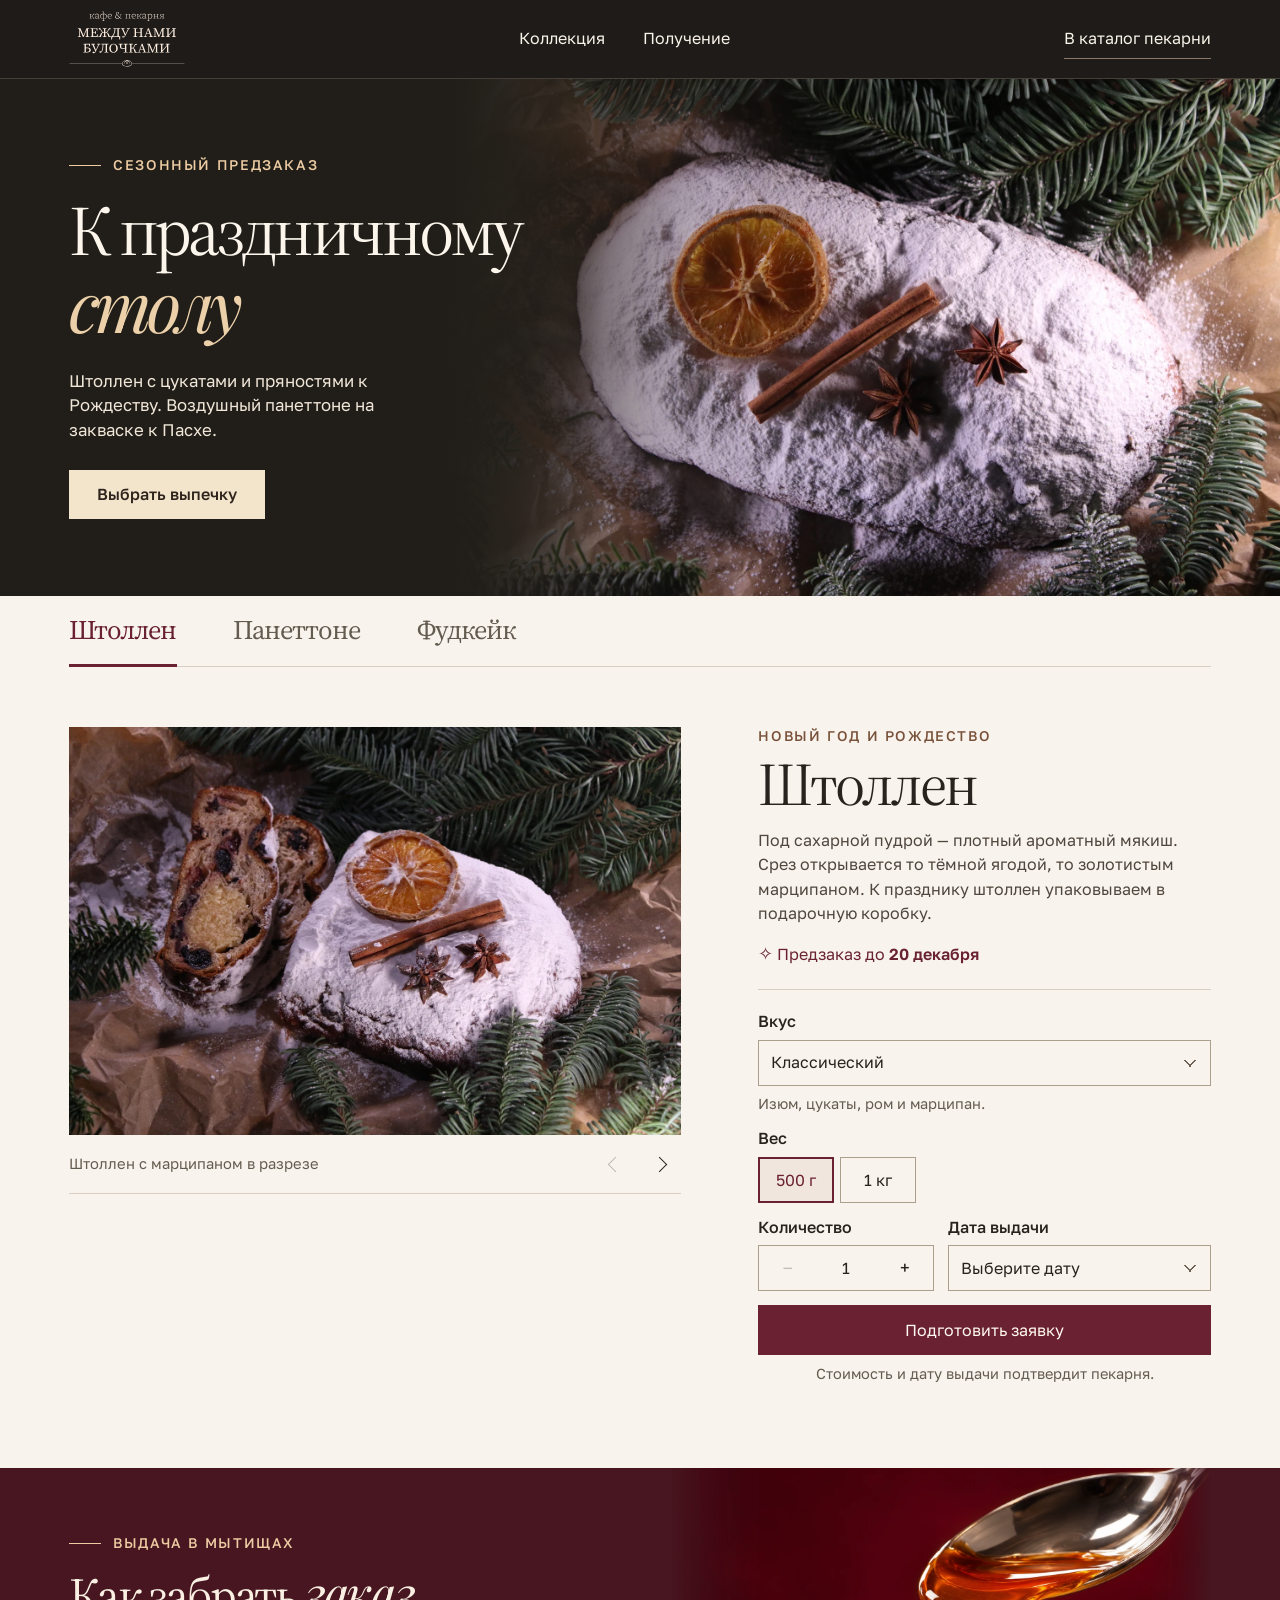
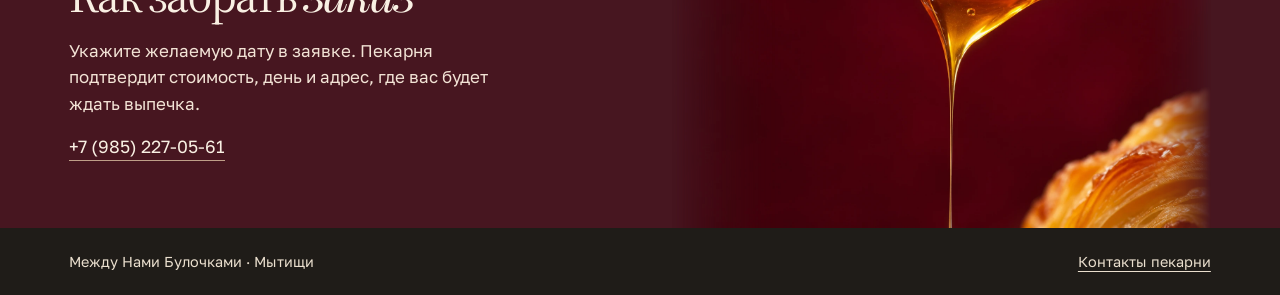
<file: preorder/index.html>
<!doctype html>
<html lang="ru">
<head>
  <meta charset="utf-8">
  <meta name="viewport" content="width=device-width, initial-scale=1">
  <meta name="robots" content="noindex, nofollow">
  <meta name="theme-color" content="#211d19">
  <title>Праздничная выпечка по предзаказу · Между Нами Булочками</title>
  <meta name="description" content="Штоллены к Рождеству и панеттоне к Пасхе. Выберите вкус, фасовку и дату выдачи в пекарне «Между Нами Булочками» в Мытищах.">
  <link rel="stylesheet" href="preorder.css">
</head>
<body class="hp-document">
<div class="hp-page" id="hp-page" data-preview>
  <noscript><p class="hp-noscript">Для предзаказа позвоните в пекарню <a href="tel:+79852270561">+7 (985) 227-05-61</a>.</p></noscript>
  <a class="hp-skip" href="#hp-collection">К выбору выпечки</a>
  <header class="hp-head">
    <div class="hp-wrap hp-head-in">
      <a href="https://menabubakery.ru/#top" aria-label="Между Нами Булочками — на главную"><img class="hp-logo" src="muka/brand.svg" alt="Между Нами Булочками" width="397" height="190"></a>
      <nav aria-label="На странице предзаказа"><a href="#hp-collection">Коллекция</a><a href="#hp-pickup">Получение</a></nav>
      <a class="hp-back" href="https://menabubakery.ru/#catalog">В каталог пекарни</a>
    </div>
  </header>

  <main>
    <section class="hp-hero" aria-labelledby="hp-title">
      <div class="hp-hero-media">
        <picture>
          <source media="(max-width: 830px)" srcset="muka/preorder/stollen-fir-mobile.webp">
          <img src="muka/preorder/stollen-fir-wide.webp" width="1920" height="1280" fetchpriority="high" alt="Штоллен в сахарной пудре с апельсином, корицей и бадьяном среди еловых веток">
        </picture>
      </div>
      <div class="hp-wrap hp-hero-inner">
        <div class="hp-hero-copy">
          <p class="hp-kicker hp-kicker-gold"><span class="hp-rule"></span>Сезонный предзаказ</p>
          <h1 id="hp-title">К праздничному<br><em>столу</em></h1>
          <p class="hp-hero-lead">Штоллен с цукатами и пряностями к Рождеству. Воздушный панеттоне на закваске к Пасхе.</p>
          <a class="hp-hero-btn" href="#hp-collection">Выбрать выпечку</a>
        </div>
      </div>
    </section>

    <div class="hp-wrap">
      <section class="hp-collection" id="hp-collection" aria-label="Коллекция праздничной выпечки">
        <div class="hp-tabs" aria-label="Выбрать выпечку">
          <a id="hp-tab-stollen" href="#stollen" data-hp-tab="stollen">Штоллен</a>
          <a id="hp-tab-panettone" href="#panettone" data-hp-tab="panettone">Панеттоне</a>
          <a id="hp-tab-foodcake" href="#foodcake" data-hp-tab="foodcake">Фудкейк</a>
        </div>

        <section class="hp-panel" id="hp-stollen" data-hp-panel="stollen" aria-labelledby="hp-stollen-title">
          <div class="hp-gallery" data-gallery aria-label="Фотографии штолленов">
            <div class="hp-film" tabindex="0" aria-label="Галерея штолленов">
              <button type="button" class="hp-shot" aria-label="Увеличить штоллен с марципаном"><img src="muka/preorder/stollen-table.webp" loading="lazy" width="1450" height="967" alt="Штоллен с марципаном в разрезе, рядом апельсин и палочки корицы" data-caption="Штоллен с марципаном в разрезе"></button>
              <button type="button" class="hp-shot" aria-label="Увеличить два штоллена в разрезе"><img src="muka/preorder/stollen-two.webp" loading="lazy" width="1450" height="967" alt="Два штоллена в разрезе — светлый и насыщенного ягодного цвета" data-caption="Две начинки на срезе"></button>
              <button type="button" class="hp-shot" aria-label="Увеличить ломтик штоллена"><img src="muka/preorder/stollen-cut.webp" loading="lazy" width="882" height="1323" alt="Ломтики штоллена на пергаменте среди еловых веток" data-caption="Ломтик штоллена крупным планом"></button>
            </div>
            <div class="hp-gallery-foot">
              <p class="hp-gallery-caption" aria-live="polite">Штоллен с марципаном в разрезе</p>
              <div class="hp-gallery-nav"><button type="button" data-gallery-step="-1" aria-label="Предыдущее фото"></button><button type="button" data-gallery-step="1" aria-label="Следующее фото"></button></div>
            </div>
          </div>
          <div class="hp-detail">
            <p class="hp-kicker">Новый год и Рождество</p>
            <h2 id="hp-stollen-title">Штоллен</h2>
            <p class="hp-desc">Под сахарной пудрой — плотный ароматный мякиш. Срез открывается то тёмной ягодой, то золотистым марципаном. К празднику штоллен упаковываем в подарочную коробку.</p>
            <p class="hp-deadline"><span aria-hidden="true">✧</span> Предзаказ до <strong>20 декабря</strong></p>
            <form class="hp-form" data-product="Штоллен" data-year="2026">
              <label class="hp-field">Вкус
                <select name="flavor" aria-describedby="hp-stollen-note">
                  <option data-note="Изюм, цукаты, ром и марципан.">Классический</option>
                  <option data-note="Миндаль и марципан.">Миндальный</option>
                  <option data-note="Мак и лимонная цедра.">Маковый</option>
                  <option data-note="Творог и курага.">Творожный</option>
                </select>
              </label>
              <p class="hp-note" id="hp-stollen-note" data-flavor-note>Изюм, цукаты, ром и марципан.</p>
              <fieldset class="hp-sizes"><legend>Вес</legend><label><input type="radio" name="size" value="500 г" checked><span>500 г</span></label><label><input type="radio" name="size" value="1 кг"><span>1 кг</span></label></fieldset>
              <div class="hp-fields">
                <div class="hp-field"><label for="hp-stollen-qty">Количество</label><div class="hp-qty"><button type="button" data-qty="-1" aria-label="Уменьшить количество штолленов">−</button><input id="hp-stollen-qty" type="number" name="qty" min="1" max="999" required value="1"><button type="button" data-qty="1" aria-label="Увеличить количество штолленов">+</button></div></div>
                <label class="hp-field">Дата выдачи<select name="date" required><option value="">Выберите дату</option><option>22 декабря</option><option>23 декабря</option><option>24 декабря</option><option>25 декабря</option><option>26 декабря</option><option>27 декабря</option><option>28 декабря</option><option>29 декабря</option><option>30 декабря</option><option>31 декабря</option></select></label>
              </div>
              <button class="hp-submit" type="submit" disabled>Подготовить заявку</button>
              <p class="hp-help">Стоимость и дату выдачи подтвердит пекарня.</p>
            </form>
          </div>
        </section>

        <section class="hp-panel" id="hp-panettone" data-hp-panel="panettone" aria-labelledby="hp-panettone-title">
          <div class="hp-gallery hp-portrait" data-gallery aria-label="Фотографии панеттоне">
            <div class="hp-film" tabindex="0" aria-label="Галерея панеттоне">
              <button type="button" class="hp-shot" aria-label="Увеличить панеттоне в руках пекаря"><img src="muka/preorder/panettone-hands.webp" loading="lazy" width="990" height="1485" alt="Пекарь раскрывает панеттоне, показывая длинные волокна мякиша" data-caption="Панеттоне в руках пекаря"></button>
              <button type="button" class="hp-shot" aria-label="Увеличить два среза панеттоне"><img src="muka/preorder/panettone-types.webp" loading="lazy" width="900" height="1350" alt="Две половинки панеттоне с разными начинками на ладонях пекаря" data-caption="Два панеттоне в разрезе"></button>
              <button type="button" class="hp-shot" aria-label="Увеличить кадр из пекарни"><img src="muka/preorder/panettone-bakery.webp" loading="lazy" width="882" height="1323" alt="Панеттоне остывают вверх дном в красных бумажных формах на стойке" data-caption="Так панеттоне остывают после печи"></button>
            </div>
            <div class="hp-gallery-foot"><p class="hp-gallery-caption" aria-live="polite">Панеттоне в руках пекаря</p><div class="hp-gallery-nav"><button type="button" data-gallery-step="-1" aria-label="Предыдущее фото"></button><button type="button" data-gallery-step="1" aria-label="Следующее фото"></button></div></div>
          </div>
          <div class="hp-detail">
            <p class="hp-kicker">Пасха · 2 мая 2027</p>
            <h2 id="hp-panettone-title">Панеттоне</h2>
            <p class="hp-desc">Тесто созревает несколько дней на закваске Lievito Madre. Сливочное масло, цветочный мёд и стручковая ваниль дают тот самый аромат, а мякиш тянется тонкими волокнами.</p>
            <p class="hp-deadline"><span aria-hidden="true">✧</span> Предзаказ до <strong>25 апреля</strong></p>
            <form class="hp-form" data-product="Панеттоне" data-year="2027">
              <label class="hp-field">Вкус
                <select name="flavor" aria-describedby="hp-panettone-note">
                  <optgroup label="Панеттоне">
                    <option data-weight="около 330 г" data-note="Белый, карамельный и молочный шоколад, бобы тонка.">Три шоколада</option>
                    <option data-weight="около 330 г" data-note="Вяленая черешня и клюква, кофе, белый шоколад с карамелью.">Черешня и кофе</option>
                    <option data-weight="около 800 г" data-note="Цукаты персика и абрикоса, белый шоколад.">Персик и абрикос</option>
                  </optgroup>
                  <optgroup label="Куличи и творожная пасха">
                    <option data-kind="Кулич" data-weight="около 600 г" data-note="Изюм, апельсиновые цукаты, ром и сахарная помадка.">Кулич с изюмом и апельсином</option>
                    <option data-kind="Кулич" data-weight="около 600 г" data-note="Вяленая клубника, белый шоколад с карамелью и миндальная мука.">Кулич с карамелью и клубникой</option>
                    <option data-kind="Творожная пасха" data-weight="около 950 г" data-note="Творог, сливки, белый шоколад, сгущённое молоко и изюм.">Творожная пасха с карамелью и изюмом</option>
                    <option data-kind="Творожная пасха" data-weight="около 950 г" data-note="Маскарпоне, белый шоколад, вяленая черешня, клюква и малина.">Творожная пасха с черешней и клюквой</option>
                  </optgroup>
                </select>
              </label>
              <p class="hp-note" id="hp-panettone-note" data-flavor-note>Белый, карамельный и молочный шоколад, бобы тонка.</p>
              <p class="hp-weight">Вес <strong data-flavor-weight>около 330 г</strong></p>
              <div class="hp-fields">
                <div class="hp-field"><label for="hp-panettone-qty">Количество</label><div class="hp-qty"><button type="button" data-qty="-1" aria-label="Уменьшить количество изделий">−</button><input id="hp-panettone-qty" type="number" name="qty" min="1" max="999" required value="1"><button type="button" data-qty="1" aria-label="Увеличить количество изделий">+</button></div></div>
                <label class="hp-field">Дата выдачи<select name="date" required><option value="">Выберите дату</option><option>28 апреля</option><option>29 апреля</option><option>30 апреля</option><option>1 мая</option></select></label>
              </div>
              <button class="hp-submit" type="submit" disabled>Подготовить заявку</button>
              <p class="hp-help">Стоимость и дату выдачи подтвердит пекарня.</p>
            </form>
          </div>
        </section>

        <section class="hp-coming" id="hp-foodcake" data-hp-panel="foodcake" aria-labelledby="hp-foodcake-title">
          <p class="hp-kicker hp-kicker-gold"><span class="hp-rule"></span>Скоро в коллекции</p>
          <h2 id="hp-foodcake-title">Фудкейк</h2>
          <p>Фудкейк готовится к премьере. Состав и даты выдачи появятся здесь, когда откроется предзаказ.</p>
          <a class="hp-coming-link" href="#stollen" data-hp-switch="stollen">Выбрать штоллен</a>
        </section>
      </section>
    </div>

    <section class="hp-pickup" id="hp-pickup" aria-labelledby="hp-pickup-title">
      <div class="hp-wrap hp-pickup-in">
        <div class="hp-pickup-copy">
          <p class="hp-kicker hp-kicker-gold"><span class="hp-rule"></span>Выдача в Мытищах</p>
          <h2 id="hp-pickup-title">Как забрать <em>заказ</em></h2>
          <p>Укажите желаемую дату в заявке. Пекарня подтвердит стоимость, день и адрес, где вас будет ждать выпечка.</p>
          <a class="hp-phone" href="tel:+79852270561">+7 (985) 227-05-61</a>
        </div>
        <div class="hp-caramel" data-sugar-pour><img src="muka/sugar-pull.webp" width="1536" height="1024" loading="lazy" alt="Тонкая струя янтарной карамели стекает с ложки"></div>
      </div>
    </section>
  </main>
  <footer class="hp-foot"><div class="hp-wrap"><span>Между Нами Булочками · Мытищи</span><a href="https://menabubakery.ru/#contacts">Контакты пекарни</a></div></footer>

  <dialog class="hp-dialog" data-order-dialog aria-labelledby="hp-order-title">
    <div class="hp-dialog-head"><p class="hp-kicker">Сезонный предзаказ</p><button type="button" data-dismiss aria-label="Закрыть заявку">×</button></div>
    <h2 id="hp-order-title">Ваша заявка</h2>
    <dl class="hp-summary" data-summary></dl>
    <p class="hp-help" data-order-explainer>Откройте письмо с готовой заявкой и отправьте его в пекарню.</p>
    <a class="hp-submit" data-order-mail>Открыть письмо</a>
    <button class="hp-copy" type="button" data-copy>Скопировать заявку</button>
    <p class="hp-help" role="status" data-copy-status></p>
  </dialog>
  <dialog class="hp-zoom" data-zoom-dialog aria-label="Фотография крупным планом"><button type="button" data-dismiss aria-label="Закрыть фотографию">×</button><img data-zoom-image alt=""><p data-zoom-caption></p></dialog>
</div>
<script src="preorder.js" defer></script>
<script src="season-caramel.js" defer></script>
</body>
</html>
</file>
<file: css/site.css>
:root {
  --bg: #f7f3ee;
  --bg-2: #fbf8f4;
  --ink: #2b221c;
  --muted: #6a5e54;
  --line: #e7ddd2;
  --accent: #6b2436;
  --accent-ink: #fbf7f2;
  --plaque: rgba(255, 250, 244, .9);
  --serif: "Source Serif 4", "Iowan Old Style", Palatino, "Palatino Linotype", serif;
  --sans: "Golos Text", "Segoe UI", sans-serif;
  --radius: 22px;
  --shadow: 0 18px 40px rgba(70, 42, 24, .08);
  --max: 1120px;
}
body[data-concept="stol"] {
  --bg: #f3ecdf; --bg-2: #fffaf4; --ink: #2b221c; --muted: #5c5148;
  --line: #e3d5c4; --accent: #8f3d34; --radius: 22px;
}
body[data-concept="polka"] {
  --bg: #f6f1e7; --bg-2: #fffdf8; --ink: #241c16; --muted: #5e5146;
  --line: #e0d0ba; --accent: #6b442c; --radius: 10px;
}
body[data-concept="utro"] {
  --bg: #fff3ea; --bg-2: #fffdfb; --ink: #3b2a27; --muted: #6d514a;
  --line: #f0d5c8; --accent: #c4533c; --radius: 28px;
}
body[data-concept="pismo"] {
  --bg: #faf6f0; --bg-2: #fffdf9; --ink: #221c18; --muted: #5f564e;
  --line: #e4d9cb; --accent: #7c3f38; --radius: 2px; --max: 760px;
}
body[data-concept="kadr"] {
  --bg: #f6f3ee; --bg-2: #fff; --ink: #1c1917; --muted: #5c564e;
  --line: #e4ddd4; --accent: #1c1917; --radius: 0; --cover: #f7f3ec;
}
body[data-concept="bumaga"] {
  --bg: #f4ecdc; --bg-2: #fbf7ef; --ink: #3a2e22; --muted: #6a5b48;
  --line: #e4d4ba; --accent: #8a4b32; --radius: 2px; --cover: #3a2e22;
}
body[data-concept="muka"] {
  --bg: #f7f4ef; --bg-2: #fff; --ink: #1a1816; --muted: #5a534c;
  --line: #e5ddd3; --accent: #3d2914; --radius: 0; --cover: #f6f1e8;
}
body[data-concept="polya"] {
  --bg: #fbf8f4; --bg-2: #fff; --ink: #2a241e; --muted: #6b6258;
  --line: #ece4da; --accent: #9a4a3a; --radius: 0; --cover: #2a241e;
}
body[data-concept="kadrlong"] {
  --bg: #f6f3ee; --bg-2: #fff; --ink: #1c1917; --muted: #5c564e;
  --line: #e4ddd4; --accent: #1c1917; --radius: 0; --cover: #f7f3ec;
}
body[data-concept="mukalong"] {
  --bg: #f7f4ef; --bg-2: #fff; --ink: #1a1816; --muted: #5a534c;
  --line: #e5ddd3; --accent: #3d2914; --radius: 0; --cover: #f6f1e8;
}

* { box-sizing: border-box; }
html { scroll-behavior: smooth; }
body {
  margin: 0;
  overflow-x: hidden;
  background: var(--bg);
  color: var(--ink);
  font-family: var(--sans);
  font-size: 16px;
  line-height: 1.55;
  -webkit-font-smoothing: antialiased;
}
body.has-switch { padding-bottom: 120px; }
img { max-width: 100%; display: block; }
a { color: inherit; }
button, input, select, textarea { font: inherit; color: inherit; }
h1, h2, h3, .logo-name, .board-name {
  font-family: var(--serif);
  font-weight: 300;
  letter-spacing: -0.02em;
  line-height: 1.08;
}
h3 { font-style: normal; }
h1 { font-size: clamp(44px, 6vw, 76px); margin: 0 0 16px; word-spacing: 0.08em; }
h2 { font-size: clamp(28px, 4vw, 42px); margin: 0 0 12px; }
h3 { font-size: 28px; margin: 0 0 8px; }
p { margin: 0 0 12px; }
.lede { color: var(--muted); font-size: 18px; max-width: 42rem; }
.eyebrow {
  font-family: var(--sans);
  font-size: 11px;
  font-weight: 400;
  letter-spacing: .14em;
  text-transform: uppercase;
  color: var(--accent);
  margin: 0 0 12px;
}
.fine { color: var(--muted); font-size: 13px; }
.skip {
  position: absolute; left: 12px; top: -40px; background: var(--ink); color: var(--bg);
  padding: 8px 12px; z-index: 80;
}
.skip:focus { top: 12px; }
.visually-hidden {
  position: absolute; width: 1px; height: 1px; padding: 0; margin: -1px;
  overflow: hidden; clip: rect(0,0,0,0); border: 0;
}
:focus-visible { outline: 2px solid var(--accent); outline-offset: 3px; }
.btn, .cart-btn, .add, .gram, .menu-btn, .filters button, .life-controls button {
  min-height: 44px;
}
.btn {
  display: inline-flex; align-items: center; justify-content: center;
  background: var(--accent); color: var(--accent-ink); text-decoration: none;
  border: 0; border-radius: 999px; padding: 12px 22px; cursor: pointer;
  font-weight: 600; letter-spacing: .02em;
}
.btn:hover { transform: translateY(-1px); }

.plaque {
  position: sticky; top: 0; z-index: 30;
  display: flex; align-items: center; gap: 16px;
  padding: 12px 22px;
  background: color-mix(in srgb, var(--bg) 86%, white);
  backdrop-filter: blur(16px);
  border-bottom: 1px solid var(--line);
}
.logo { display: flex; flex-direction: column; gap: 2px; text-decoration: none; color: var(--ink); min-width: 120px; }
.logo-img { height: 44px; width: auto; display: block; }
.logo-kicker { display: none; font-family: var(--sans); font-size: 10px; letter-spacing: .16em; text-transform: uppercase; color: var(--muted); }
.is-inner .logo-kicker { display: block; }
.foot-logo { min-width: 0; }
.foot-logo .logo-img { height: 64px; }
.plaque nav {
  display: flex; gap: 2px; margin: 0 auto; padding: 0;
  border: 0; background: transparent;
}
.plaque nav a {
  text-decoration: none; font-size: 14px; font-weight: 400; letter-spacing: .02em;
  text-transform: none; padding: 8px 12px; border-radius: 0;
}
.plaque nav a[aria-current="page"] { background: transparent; color: var(--ink); box-shadow: inset 0 -1px 0 currentColor; }
.menu-btn { display: none; background: transparent; border: 1px solid var(--line); border-radius: 999px; padding: 0 14px; cursor: pointer; }
.cart-btn {
  margin-left: auto; background: transparent; border: 1px solid var(--ink);
  border-radius: 999px; padding: 0 14px; cursor: pointer; font-weight: 400;
}
.cart-btn span {
  display: inline-grid; place-items: center; min-width: 22px; height: 22px;
  margin-left: 6px; border-radius: 99px; background: var(--accent); color: white; font-size: 12px;
}

.board { max-width: 1120px; margin: 0 auto; padding: 64px 22px 80px; }
.board-grid { display: grid; grid-template-columns: 1fr 1fr; gap: 14px; margin-top: 28px; }
.board-group {
  grid-column: 1 / -1; margin: 10px 0 0;
  font-size: 12px; font-weight: 600; letter-spacing: .16em; text-transform: uppercase; color: var(--muted);
}
.board-card {
  display: flex; flex-direction: column; gap: 6px; min-height: 240px;
  text-decoration: none; padding: 22px; border-radius: 24px; background: #fffaf4;
  border: 1px solid #e6d8c6; box-shadow: var(--shadow);
}
.board-card[data-concept="polka"] { background: #f7f1e6; border-radius: 12px; }
.board-card[data-concept="utro"] { background: #fff1e7; border-radius: 32px; }
.board-card[data-concept="pismo"] { background: #fbf7f1; border-radius: 4px; }
.board-card[data-concept="kadr"] { background: #f4f1ec; border-radius: 0; }
.board-card[data-concept="bumaga"] { background: #f3ead7; border-radius: 2px; }
.board-card[data-concept="muka"] { background: #f7f4ef; border-radius: 0; }
.board-card[data-concept="polya"] { background: #fff; border-radius: 0; }
.board-no { font-size: 12px; letter-spacing: .16em; color: var(--muted); }
.board-name { font-size: 40px; }
.board-line { color: var(--muted); }
.mock { margin-top: auto; display: flex; gap: 8px; height: 72px; }
.mock i { display: block; background: #efe4d4; border-radius: 8px; flex: 1; }
.mock-stol i:first-child { flex: 1.4; border-radius: 40px 40px 8px 8px; background: #e7cbb8; }
.mock-polka { align-items: flex-end; }
.mock-polka i { height: 70%; background: #e4c89a; }
.mock-utro i { border-radius: 6px; transform: rotate(-3deg); background: #fff; box-shadow: var(--shadow); }
.mock-utro i + i { transform: rotate(3deg); }
.mock-pismo { flex-direction: column; height: 64px; }
.mock-pismo i { height: 8px; background: #e7dccd; border-radius: 0; }
.mock-kadr i { background: #2a211c; border-radius: 0; }
.mock-bumaga { flex-direction: column; }
.mock-bumaga i { border-radius: 0; background: #e7d3b4; }
.mock-bumaga i:first-child { flex: 0.35; background: #f6efe2; }
.mock-muka i { border-radius: 0; }
.mock-muka i:first-child { flex: 0.45; background: #1a1816; }
.mock-muka i:last-child { background: #c4a574; }
.mock-polya { padding: 8px; background: #f4efe6; }
.mock-polya i { background: #c4a882; border-radius: 0; }

.home, .page { max-width: var(--max); margin: 0 auto; padding: 28px 22px 48px; }
.home-stol .hero { text-align: center; }
.home-stol .lede, .home-stol .hero-actions { margin-left: auto; margin-right: auto; }
.hero-photo { position: relative; max-width: 760px; margin: 28px auto 0; }
.hero-photo img { width: 100%; height: min(46vw, 360px); object-fit: cover; border-radius: 220px 220px 28px 28px; }
.seal {
  position: absolute; right: 22px; bottom: 22px; width: 118px; height: 118px;
  display: grid; place-items: center; text-decoration: none; color: var(--ink);
  background: rgba(243, 236, 223, .94); border-radius: 50%;
  box-shadow: 0 10px 24px rgba(70, 42, 24, .12);
}
.seal-ring { position: absolute; inset: 0; width: 100%; height: 100%; animation: spin 16s linear infinite; }
.seal-ring text { font-family: var(--sans); font-size: 11px; letter-spacing: 2.4px; fill: var(--accent); }
.seal-core { font-family: var(--serif); font-size: 15px; line-height: 1.15; text-align: center; }
.preorder-bar {
  display: flex; justify-content: space-between; gap: 12px; align-items: center;
  margin: 36px 0 8px; padding: 14px 18px; text-decoration: none;
  background: #6b2436; color: #f8f1ea;
  font-size: 14px; letter-spacing: .04em;
}
.preorder-bar::before {
  content: "✦";
  margin-right: 10px;
  color: #fff6d8;
  text-shadow: 0 0 6px #fff, 0 0 14px #f3d98a;
  animation: twinkle 1.7s ease-in-out infinite;
}
.preorder-bar span:first-child { font-family: var(--serif); font-weight: 400; font-size: 22px; letter-spacing: -0.02em; color: #f8f1ea; }
.stats { display: grid; grid-template-columns: repeat(3, 1fr); gap: 28px; padding: 28px 0; border-top: 1px solid var(--line); }
.stats strong { display: block; font-family: var(--serif); font-size: clamp(48px, 6vw, 84px); font-weight: 300; letter-spacing: -0.04em; }
.stats span { color: var(--muted); font-size: 14px; }
.craft { padding: 10px 0 20px; }
.craft h3, .craft-grid h3 { color: #6b2436; letter-spacing: .12em; text-transform: uppercase; font-family: var(--sans); font-size: 13px; font-weight: 500; }
.clock-track { height: 3px; background: var(--line); margin: 16px 0 8px; }
.clock-track span { display: block; height: 100%; width: 100%; background: var(--accent); transform: scaleX(0); transform-origin: left; }
.is-in .clock-track span { transform: scaleX(1); transition: transform 1.5s cubic-bezier(.2,.7,.2,1); }
.craft-grid { display: grid; grid-template-columns: repeat(3, 1fr); gap: 22px; }
.craft article { padding-top: 16px; border-top: 1px solid var(--line); }
.section-head, .life-head, .page-head { display: flex; justify-content: space-between; gap: 12px; align-items: end; margin: 10px 0 16px; }
.section-head a, .page a:not(.btn) { color: var(--accent); }

.life-frame { position: relative; margin: 0; }
.life-frame img { width: 100%; height: min(62vw, 520px); object-fit: cover; border-radius: var(--radius); }
.life-frame figcaption {
  margin-top: 10px; font-family: var(--serif); font-size: 22px;
}
.life-controls { display: flex; gap: 8px; }
.life-controls button, .filters button, .qty button {
  background: var(--bg-2); border: 1px solid var(--line); border-radius: 999px; cursor: pointer;
}
.gram, .add {
  background: transparent; border: 1px solid var(--ink); border-radius: 0; cursor: pointer;
  text-transform: uppercase; letter-spacing: .06em; font-size: 12px; font-weight: 500;
}
.add:hover { background: var(--ink); color: var(--bg); }
.life-controls button { padding: 0 12px; }
.life-dots { display: flex; gap: 8px; margin-top: 12px; }
.life-dots button { width: 10px; height: 10px; min-height: 0; border-radius: 99px; border: 0; background: var(--line); padding: 0; cursor: pointer; }
.life-dots button[aria-selected="true"] { background: var(--accent); width: 22px; }

.cards, .picks[data-layout="cards"] { display: grid; grid-template-columns: repeat(4, 1fr); gap: 14px; }
.card {
  background: transparent; border: 0; border-radius: 0;
  padding: 0 0 8px; display: flex; flex-direction: column; min-width: 0;
}
.photo { position: relative; aspect-ratio: 1; overflow: hidden; border-radius: 0; background: #f3efe8; }
.photo img { width: 100%; height: 100%; object-fit: cover; }
.card h3 { font-size: 22px; margin-top: 10px; }
.card p { color: var(--muted); font-size: 14px; flex: 1; }
.grams { display: flex; flex-wrap: wrap; gap: 6px; margin-bottom: 10px; }
.gram { padding: 0 10px; }
.gram[aria-pressed="true"] { background: var(--ink); color: var(--bg); }
.card-buy { display: flex; justify-content: space-between; align-items: center; gap: 8px; }
.price { font-family: var(--serif); font-size: 24px; font-weight: 400; font-variant-numeric: tabular-nums; }
.add { padding: 0 12px; }
.photo .badge {
  position: absolute; top: 8px; left: 8px; z-index: 1;
  display: inline-flex; align-items: center; justify-content: center;
  width: max-content; max-width: max-content; height: 28px; padding: 0 8px;
  background: #fff; color: var(--ink); border: 0;
  font-size: 11px; font-weight: 400; letter-spacing: .04em; text-transform: lowercase;
}

.mold-wrap { display: grid; place-items: center; }
.mold {
  width: 72px; height: 88px; border-radius: 40px 40px 18px 18px;
  background:
    repeating-linear-gradient(90deg, #8a4b2a 0 6px, #c9844a 6px 12px);
  box-shadow: inset 0 -16px 0 #6b341c, 0 10px 0 #e7d3b0;
}

.home-polka { max-width: none; padding: 0; }
.polka-hero { display: grid; grid-template-columns: minmax(260px, 380px) 1fr; min-height: calc(100vh - 78px); }
.polka-copy { padding: 36px 28px 80px; position: relative; }
.home-polka h1 { font-size: clamp(42px, 4.4vw, 68px); }
.home-polka .seal { position: relative; right: auto; bottom: auto; margin-top: 22px; }
.shelf {
  display: flex; gap: 14px; overflow-x: auto; scroll-snap-type: x mandatory;
  padding: 28px 28px 96px; align-items: end;
  background: linear-gradient(#f6f1e7, #f6f1e7) top / 100% calc(100% - 34px) no-repeat,
              linear-gradient(#e4c89a, #c9a36a) bottom / 100% 34px no-repeat;
}
.shelf .card { flex: 0 0 240px; scroll-snap-align: start; }
.craft-line .steps { display: grid; grid-template-columns: repeat(4, 1fr); gap: 14px; list-style: none; padding: 0; margin: 18px 0 0; }
.craft-line .steps li { border-top: 1px solid var(--line); padding-top: 12px; }
.craft-line .steps strong { display: block; font-family: var(--serif); font-size: 22px; font-weight: 500; margin-bottom: 6px; }
.home-polka .stats, .home-polka .craft, .home-polka .life, .home-polka .preorder-bar { max-width: 1120px; margin-left: auto; margin-right: auto; padding-left: 22px; padding-right: 22px; }
.life-wide .life-frame img { height: 420px; }

.home-utro { max-width: 1180px; }
.morning { display: grid; grid-template-columns: 1fr 1fr; gap: 28px; align-items: center; }
.polaroids { display: grid; grid-template-columns: 1fr 1fr; gap: 12px; }
.polaroids figure { margin: 0; background: white; padding: 10px 10px 28px; box-shadow: var(--shadow); }
.polaroids img { height: 240px; width: 100%; object-fit: cover; }
.polaroids figcaption { font-family: var(--serif); font-style: italic; text-align: center; margin-top: 8px; }
.polaroids figure:first-child { transform: rotate(-2.5deg); }
.polaroids figure:last-child { transform: rotate(2deg); margin-top: 26px; position: relative; }
.polaroids .seal { width: 92px; height: 92px; right: 10px; bottom: 42px; }
.stats-tiles p { background: var(--bg-2); border-radius: 28px; padding: 18px; }
.life-polaroid .life-frame { background: white; padding: 12px 12px 16px; box-shadow: var(--shadow); border-radius: 4px; max-width: 760px; }
.life-polaroid .life-frame img { border-radius: 2px; }

.home-pismo { max-width: 680px; }
.letter-meta { display: flex; justify-content: space-between; align-items: flex-start; color: var(--muted); }
.seal-inline { position: relative; width: 96px; height: 96px; flex: none; }
.drop::first-letter {
  font-family: var(--serif); float: left; font-size: 4.4rem; line-height: .8;
  padding: 8px 10px 0 0; color: var(--accent);
}
.stats-inline { grid-template-columns: repeat(3, auto); justify-content: start; gap: 28px; }
.picks[data-layout="menu"] { display: flex; flex-direction: column; }
.menu-row {
  display: grid; grid-template-columns: 1.2fr 1.4fr auto auto; gap: 12px; align-items: center;
  padding: 14px 0; border-top: 1px solid var(--line);
}
.menu-row h3 { font-size: 22px; margin: 0; }
.menu-row p { margin: 0; color: var(--muted); font-size: 14px; }
.letter-photo img { width: 100%; height: 320px; object-fit: cover; border-radius: 2px; }
.letter-close { margin: 28px 0 0; padding-top: 18px; border-top: 1px solid var(--ink); }
.letter-close p { font-family: var(--serif); font-size: 28px; line-height: 1.25; font-style: italic; }
.letter-close footer span { display: block; font-family: var(--serif); font-size: 22px; }

.page-head h1 { font-size: clamp(42px, 6vw, 72px); }
.filters { display: flex; flex-wrap: wrap; gap: 8px; margin-bottom: 16px; }
.filters button[aria-selected="true"] { background: var(--ink); color: var(--bg); border-color: var(--ink); }
.banner { position: relative; margin: 0 0 18px; }
.banner img { width: 100%; height: 190px; object-fit: cover; border-radius: var(--radius); }
.banner figcaption {
  position: absolute; left: 22px; bottom: 18px; color: white;
  text-shadow: 0 1px 8px rgba(0,0,0,.35);
}
.banner strong { display: block; font-family: var(--serif); font-size: clamp(32px, 5vw, 56px); font-weight: 500; }
.about-grid { display: grid; grid-template-columns: 1fr 1fr; gap: 24px; align-items: center; }
.about-grid img { height: 420px; width: 100%; object-fit: cover; border-radius: var(--radius); }
.plain { padding-left: 18px; }
.plain li { margin: 0 0 8px; }
.split { display: grid; grid-template-columns: 1fr 1fr; gap: 28px; align-items: start; }
.form { display: flex; flex-direction: column; gap: 10px; background: var(--bg-2); border: 1px solid var(--line); border-radius: var(--radius); padding: 18px; }
.form label { display: flex; flex-direction: column; gap: 6px; font-size: 14px; font-weight: 600; }
.form input, .form select, .form textarea {
  background: white; border: 1px solid var(--line); border-radius: 12px; padding: 12px; font-weight: 500;
}
.form-grid { display: grid; grid-template-columns: 1fr 1fr; gap: 10px; }
.form-grid label:nth-child(5) { grid-column: 1 / -1; }
.form-error { color: #8d1d1d; margin: 0; }
.form-ok { background: #e7f3ea; border-radius: 12px; padding: 12px; }
.addr-grid { display: grid; grid-template-columns: 1fr 1fr; gap: 14px; }
address {
  font-style: normal; background: var(--bg-2); border: 1px solid var(--line);
  border-radius: var(--radius); padding: 18px; display: flex; flex-direction: column; gap: 6px;
}
address strong { font-family: var(--serif); font-size: 28px; font-weight: 500; }
.hours { display: flex; flex-wrap: wrap; gap: 8px; }
.hours span { border: 1px solid var(--line); border-radius: 999px; padding: 8px 12px; background: var(--bg-2); }

.quote { margin: 28px 0; padding: 28px; background: var(--bg-2); border-radius: var(--radius); box-shadow: var(--shadow); }
.quote blockquote { margin: 0; }
.quote-person { display: grid; grid-template-columns: minmax(160px, 240px) 1fr; gap: 28px; align-items: center; }
.quote-person img { width: 100%; height: 360px; object-fit: cover; object-position: center 28%; }
.quote p { font-family: var(--serif); font-weight: 300; font-size: clamp(26px, 3vw, 36px); line-height: 1.25; }
.food-layout { display: grid; grid-template-columns: minmax(0, 1.1fr) minmax(260px, .9fr); gap: 36px; align-items: start; }
.food-line { display: grid; grid-template-columns: 1fr auto auto; gap: 16px; padding: 11px 0; border-bottom: 1px solid var(--line); font-weight: 400; }
.food-line span:first-child { text-transform: uppercase; letter-spacing: .06em; font-size: 14px; font-weight: 400; }
.food-line .fine { white-space: nowrap; }
.life-pause {
  width: 44px; min-height: 44px; border-radius: 50%;
  border: 1px solid var(--ink); background: transparent;
  font-size: 0; position: relative;
}
.life-pause::before {
  content: ""; position: absolute; left: 16px; top: 14px;
  width: 3px; height: 14px; background: var(--ink); box-shadow: 8px 0 0 var(--ink);
}
.life-pause[aria-pressed="true"]::before {
  left: 18px; top: 15px; width: 0; height: 0; background: transparent; box-shadow: none;
  border-left: 10px solid var(--ink); border-top: 7px solid transparent; border-bottom: 7px solid transparent;
}
.story { display: grid; grid-template-columns: minmax(220px, 42%) 1fr; min-height: 420px; margin: 12px 0 28px; background: #f3efe8; }
.story figure { margin: 0; }
.story img { width: 100%; height: 100%; object-fit: cover; object-position: center 20%; }
.story div { padding: 36px 32px; }
.story h2 em { font-family: var(--serif); font-style: italic; font-weight: 400; color: #6b2436; }
.story-line { font-family: var(--serif); font-style: italic; font-size: 26px; margin-top: 18px; }
.cut { position: fixed; inset: 0; margin: auto; height: fit-content; z-index: 80; border: 0; padding: 0; background: transparent; max-width: min(720px, calc(100vw - 48px)); }
.cut::backdrop { background: rgba(28, 18, 16, .72); }
.cut figure { margin: 0; background: #fbf7f2; padding: 18px; }
.cut img { width: 100%; max-height: 70vh; object-fit: cover; animation: arrive 1.1s ease; }
.cut figcaption { font-family: var(--serif); font-size: 22px; margin-top: 10px; }
.cut-x { position: absolute; right: 8px; top: 8px; background: transparent; border: 0; cursor: pointer; letter-spacing: .08em; text-transform: uppercase; font-size: 12px; }
.cut-open { position: absolute; right: 8px; bottom: 8px; z-index: 1; background: #fbf7f2; color: var(--ink); border: 0; cursor: pointer; font-size: 12px; letter-spacing: .04em; padding: 8px 10px; }
@keyframes twinkle {
  0%, 100% { transform: scale(1) rotate(0deg); opacity: .7; filter: brightness(1); }
  50% { transform: scale(1.45) rotate(18deg); opacity: 1; filter: brightness(1.8); }
}
@keyframes arrive { from { filter: brightness(0); transform: scale(.94); } to { filter: brightness(1); transform: scale(1); } }
.food-stage { position: sticky; top: 92px; margin: 0; }
.food-stage img { width: 100%; height: 420px; object-fit: cover; background: #f3efe8; }
.food-stage figcaption { margin-top: 10px; font-family: var(--serif); font-weight: 300; font-size: 22px; }
.food-arrows { display: flex; gap: 8px; margin-top: 12px; }
.food-arrows button { width: 44px; background: transparent; border: 1px solid var(--ink); cursor: pointer; }
.quote figcaption span { display: block; font-family: var(--serif); font-size: 22px; margin-top: 12px; }
body[data-concept="stol"] .quote { border-left: 4px solid var(--accent); transform: rotate(-0.4deg); }
body[data-concept="polka"] .quote {
  background: #efe2cf; box-shadow: none; border-radius: 0;
  margin-left: calc(50% - 50vw); margin-right: calc(50% - 50vw); padding: 48px max(22px, calc(50vw - 520px));
}
body[data-concept="utro"] .quote { transform: rotate(1.4deg); max-width: 680px; background: white; }
body[data-concept="utro"] .quote p { font-style: italic; }
body[data-concept="pismo"] .quote { background: transparent; box-shadow: none; border-radius: 0; border-top: 1px solid var(--ink); padding: 22px 0; }
body[data-concept="pismo"] .quote p { font-style: italic; }
body[data-concept="kadr"] .quote { background: transparent; box-shadow: none; border-radius: 0; padding: 8px 0; }
body[data-concept="bumaga"] .quote { background: #efe4cc; border-radius: 2px; box-shadow: none; }
body[data-concept="muka"] .quote { background: #1a1816; color: #f6f1e8; border-radius: 0; }
body[data-concept="polya"] .quote { background: transparent; box-shadow: none; border-radius: 0; border-top: 1px solid var(--ink); padding: 28px 0 0; }

.pay-form { margin-top: 22px; }
.pay-lines { list-style: none; padding: 0; margin: 0; }
.pay-lines li, .cart-line { display: flex; justify-content: space-between; gap: 10px; padding: 8px 0; border-bottom: 1px solid var(--line); }
.photo-note { margin-top: -8px; }

.foot {
  display: flex; justify-content: space-between; gap: 18px; flex-wrap: wrap;
  max-width: 1120px; margin: 0 auto; padding: 28px 22px 36px; border-top: 1px solid var(--line);
}
.foot .logo-full { display: flex; }
.switcher {
  position: fixed; left: 50%; bottom: 14px; transform: translateX(-50%);
  display: flex; flex-wrap: wrap; justify-content: center; gap: 4px; padding: 6px; z-index: 40;
  width: max-content; max-width: calc(100vw - 24px);
  background: rgba(255,250,244,.94); border: 1px solid var(--line); border-radius: 18px;
  box-shadow: var(--shadow);
}
.switcher a { text-decoration: none; padding: 8px 10px; border-radius: 999px; font-size: 13px; font-weight: 600; }
.switcher a[aria-current="true"] { background: var(--ink); color: var(--bg); }

.scrim { position: fixed; inset: 0; background: rgba(36, 24, 18, .35); z-index: 50; }
.cart {
  position: fixed; top: 0; right: 0; height: 100%; width: min(420px, 100%);
  background: var(--bg); z-index: 60; padding: 18px; overflow: auto;
  border-left: 1px solid var(--line);
}
.cart-head { display: flex; justify-content: space-between; align-items: center; }
.qty { display: inline-flex; align-items: center; gap: 6px; }
.qty button { width: 32px; min-height: 32px; }

[data-animate] .rise { opacity: 0; transform: translateY(16px); }
[data-animate].is-in .rise { animation: rise .7s ease forwards; }
[data-animate].is-in .rise:nth-child(2) { animation-delay: .12s; }
[data-animate].is-in .rise:nth-child(3) { animation-delay: .24s; }
[data-animate].is-in .rise:nth-child(4) { animation-delay: .36s; }
@keyframes rise { to { opacity: 1; transform: none; } }
@keyframes spin { to { transform: rotate(360deg); } }

@media (max-width: 1100px) {
  .board-grid { grid-template-columns: 1fr 1fr; }
}
@media (max-width: 980px) {
  .cards, .picks[data-layout="cards"], .craft-grid, .craft-line .steps { grid-template-columns: 1fr 1fr; }
  .morning, .polka-hero, .about-grid, .split, .food-layout, .quote-person { grid-template-columns: 1fr; }
  .menu-row { grid-template-columns: 1fr; }
}
@media (max-width: 760px) {
  .menu-btn { display: inline-flex; }
  .plaque nav {
    display: none; position: absolute; top: calc(100% + 8px); left: 12px; right: 12px;
    flex-direction: column; border-radius: 18px; padding: 8px; background: var(--bg-2);
  }
  .plaque nav.is-open { display: flex; }
  .cards, .picks[data-layout="cards"], .stats, .craft-grid, .craft-line .steps, .addr-grid, .form-grid { grid-template-columns: 1fr; }
  .hero-photo img, .life-frame img { height: 280px; border-radius: 28px; }
  .preorder-bar { flex-direction: column; align-items: flex-start; }
  h1 { font-size: 44px; }
  .board-grid { grid-template-columns: 1fr; }
  .long-hero .cover-copy { padding: 108px 22px 80px; }
}
[hidden] { display: none !important; }

body.is-cover.is-home { padding-bottom: 0; }
body.is-cover.is-home #foot { display: none !important; }
body.is-cover.is-home .plaque {
  position: fixed; left: 0; right: 0;
  background: transparent; border-bottom-color: transparent;
  color: var(--cover);
}
body.is-cover.is-home .logo { color: inherit; }
body[data-concept="kadr"].is-cover.is-home .logo-img,
body[data-concept="muka"].is-cover.is-home .logo-img,
body[data-concept="kadrlong"].is-long.is-home:not(.is-scrolled) .logo-img,
body[data-concept="mukalong"].is-long.is-home:not(.is-scrolled) .logo-img {
  filter: invert(1) drop-shadow(0 1px 1px rgba(0,0,0,.8));
}
body.is-long.is-home:not(.is-scrolled) .plaque {
  position: fixed; left: 0; right: 0;
  background: transparent; border-bottom-color: transparent;
  color: var(--cover);
}
body.is-long.is-home:not(.is-scrolled) .plaque nav {
  background: transparent;
  border-color: color-mix(in srgb, var(--cover) 40%, transparent);
}
body.is-long.is-home:not(.is-scrolled) .cart-btn,
body.is-long.is-home:not(.is-scrolled) .menu-btn {
  border-color: currentColor; color: inherit; background: transparent;
}
body.is-long.is-home:not(.is-scrolled) .cart-btn span { background: var(--cover); color: var(--ink); }
.home-long { max-width: none; padding: 0; }
.long-hero { position: relative; height: 100vh; height: 100dvh; }
.long-hero .cover-photo { position: absolute; inset: 0; margin: 0; }
.long-hero .cover-photo img { width: 100%; height: 100%; object-fit: cover; }
.long-hero .cover-photo::after { content: ""; position: absolute; inset: 0; }
.long-hero .cover-copy {
  position: relative; z-index: 1; height: 100%;
  display: flex; flex-direction: column; color: var(--cover);
  padding: 120px 48px;
}
.long-hero .eyebrow { color: inherit; opacity: .8; }
.long-hero h1 { word-spacing: normal; margin-bottom: 18px; }
button.cover-link {
  background: none; border: 0; padding: 0; cursor: pointer;
  font: inherit; text-align: inherit; color: inherit;
  text-decoration: underline; text-underline-offset: 7px;
  font-weight: 400; letter-spacing: .08em; text-transform: uppercase; font-size: 13px;
}
.long-body { max-width: var(--max); margin: 0 auto; padding: 72px 22px 24px; }
.home-kadrlong .long-hero .cover-photo img { object-position: center 46%; }
.home-kadrlong .long-hero .cover-photo::after { background: linear-gradient(to bottom, rgba(18, 12, 8, .55), rgba(18, 12, 8, .12) 30%, rgba(18, 12, 8, .48)); }
.home-mukalong .long-hero .cover-photo img { object-position: center 62%; }
.home-mukalong .long-hero .cover-photo::after { background: linear-gradient(to right, rgba(8, 8, 10, .72), rgba(8, 8, 10, .18) 48%, rgba(8, 8, 10, 0) 70%); }
.home-muka .cover-photo img { object-position: center 62%; }
body.is-cover.is-home .plaque nav {
  background: transparent;
  border-color: color-mix(in srgb, var(--cover) 40%, transparent);
}
body.is-cover.is-home .cart-btn,
body.is-cover.is-home .menu-btn {
  border-color: currentColor; color: inherit; background: transparent;
}
body.is-cover.is-home .cart-btn span { background: var(--cover); color: var(--ink); }
.cover { position: relative; max-width: none; margin: 0; padding: 0; min-height: 100vh; min-height: 100dvh; }
.cover-photo { position: absolute; inset: 0; margin: 0; }
.cover-photo img { width: 100%; height: 100%; object-fit: cover; }
.cover-photo::after { content: ""; position: absolute; inset: 0; }
.cover-copy {
  position: relative; z-index: 1;
  min-height: 100vh; min-height: 100dvh;
  display: flex; flex-direction: column;
  color: var(--cover);
  padding: 120px 48px 120px;
}
.cover .eyebrow { color: inherit; opacity: .8; }
.cover h1, .long-hero h1 { word-spacing: normal; margin-bottom: 18px; font-family: var(--sans); font-weight: 300; letter-spacing: -0.03em; }
.cover-link, .cover-quiet { color: inherit; }
.cover-link {
  text-decoration: underline; text-underline-offset: 7px;
  font-weight: 400; letter-spacing: .08em; text-transform: uppercase; font-size: 13px;
}
.cover-quiet { margin-top: 16px; text-decoration: none; font-size: 14px; opacity: .85; }
.cover-center { align-items: center; justify-content: center; text-align: center; }
.cover-center h1 { max-width: 10em; }
.cover-top { align-items: flex-start; justify-content: flex-start; padding-top: 22vh; max-width: 720px; }
.cover-side { align-items: flex-start; justify-content: center; max-width: 520px; }
.home-kadr .cover-photo img { object-position: center 46%; }
.home-kadr .cover-photo::after { background: linear-gradient(to bottom, rgba(18, 12, 8, .55), rgba(18, 12, 8, .12) 30%, rgba(18, 12, 8, .48)); }
.home-bumaga .cover-photo img { object-position: center 28%; }
.home-bumaga .cover-photo::after { background: linear-gradient(to bottom, rgba(243, 232, 208, .55), rgba(243, 232, 208, 0) 46%); }
.home-muka .cover-photo img { object-position: center 70%; }
.home-muka .cover-photo::after { background: linear-gradient(to right, rgba(8, 8, 10, .72), rgba(8, 8, 10, .18) 48%, rgba(8, 8, 10, 0) 70%); }
.home-polya {
  display: flex; flex-direction: column; background: var(--bg);
  height: 100vh; height: 100dvh; min-height: 0; overflow: hidden;
  padding: 92px 36px 96px; gap: 16px;
}
.home-polya .cover-photo { position: relative; inset: auto; flex: 1; min-height: 0; overflow: hidden; }
.home-polya .cover-photo::after { display: none; }
.home-polya .cover-photo img { height: 100%; object-position: center 72%; }
.cover-caption {
  display: flex; justify-content: space-between; align-items: baseline; gap: 24px;
  color: var(--ink);
}
.cover-caption h1 { font-size: clamp(32px, 4vw, 52px); margin: 0; }
.cover-caption p { margin: 0; display: flex; gap: 22px; align-items: baseline; }
.cover-caption .cover-quiet { margin-top: 0; }

@media (max-width: 760px) {
  .cover-copy { padding: 108px 22px 120px; }
  .cover-top { padding-top: 18vh; }
  .cover-caption { flex-direction: column; align-items: flex-start; }
  .story { grid-template-columns: 1fr; }
  .story img { height: 280px; }
  .home-polya { padding: 84px 16px 110px; }
  body.is-cover.is-home .plaque nav.is-open { background: var(--bg-2); color: var(--ink); }
}

@media (prefers-reduced-motion: reduce) {
  html { scroll-behavior: auto; }
  .seal-ring, .preorder-bar::before, .cut img { animation: none; }
  [data-animate] .rise { opacity: 1; transform: none; animation: none; }
  .is-in .clock-track span { transform: none; transition: none; }
  .btn:hover { transform: none; }
}
</file>
<file: preorder/preorder.css>
@font-face{font-family:HolidaySerif;src:url("muka/serif.woff") format("woff");font-weight:200 900;font-display:swap}
@font-face{font-family:HolidayItalic;src:url("muka/type/playfair-italic-cyrillic.woff2") format("woff2");font-style:italic;font-weight:400;font-display:swap;unicode-range:U+0301,U+0400-045F,U+0490-0491,U+04B0-04B1,U+2116}
@font-face{font-family:HolidayItalic;src:url("muka/type/playfair-italic-latin.woff2") format("woff2");font-style:italic;font-weight:400;font-display:swap;unicode-range:U+0000-00FF,U+0131,U+0152-0153,U+02BB-02BC,U+02C6,U+02DA,U+02DC,U+0304,U+0308,U+0329,U+2000-206F,U+20AC,U+2122,U+2191,U+2193,U+2212,U+2215,U+FEFF,U+FFFD}
@font-face{font-family:HolidaySans;src:url("muka/golos.woff") format("woff");font-weight:400 900;font-display:swap}
body.hp-document{margin:0;background:#f8f4ed}
html.hp-in-shop #mb-standard-store{display:none!important}
.hp-page{--paper:#f8f4ed;--ink:#29231f;--soft:#655c51;--line:#d8cfc2;--berry:#6a2233;--gold:#edcca3;--serif:HolidaySerif,Georgia,serif;--sans:HolidaySans,Arial,sans-serif;font:400 16px/1.5 var(--sans);color:var(--ink);background:var(--paper);text-align:left;letter-spacing:normal}
.hp-page,.hp-page *,.hp-page *::before,.hp-page *::after{box-sizing:border-box}
.hp-page [hidden],.hp-page[hidden]{display:none!important}
.hp-page main,.hp-page header,.hp-page section,.hp-page nav,.hp-page footer,.hp-page div{max-width:none}
.hp-page :is(h1,h2,h3,p,figure,fieldset,legend,dl,dd){margin:0;padding:0}
.hp-page h1,.hp-page h2{font-family:var(--serif);font-weight:400;line-height:1.03;letter-spacing:-.045em;text-wrap:balance}
.hp-page :is(button,input,select){font:inherit;color:inherit;letter-spacing:normal}
.hp-page button,.hp-page a{touch-action:manipulation}
.hp-page button{cursor:pointer;border:0;border-radius:0;background:none}
.hp-page a{color:inherit;text-decoration:none}
.hp-page :is(a,button,select,input,[tabindex]):focus-visible{outline:3px solid #b56623;outline-offset:3px}
.hp-page img{display:block;max-width:100%}
.hp-page em{font-family:HolidayItalic,Georgia,serif;font-weight:400}
.hp-page .hp-wrap{width:min(calc(100% - clamp(40px,10.8vw,212px)),1660px);margin-inline:auto}
.hp-head{background:#1e1b18;color:#f9f3e9;border-bottom:1px solid #453e36}
.hp-head-in{display:flex;align-items:center;justify-content:space-between;gap:24px;min-height:78px}
.hp-head-in>a:first-child{display:inline-flex;align-items:center}
.hp-logo{width:116px;height:auto;filter:brightness(0) invert(92%) sepia(14%) saturate(221%) hue-rotate(343deg)}
.hp-head nav{display:flex;gap:clamp(18px,3vw,48px);align-items:center}
.hp-head :is(nav a,.hp-back){font-size:1rem;line-height:1.35;white-space:nowrap}
.hp-head a:hover,.hp-foot a:hover{color:var(--gold)}
.hp-back{display:inline-block;padding:9px 0;border-bottom:1px solid #8a7967}
.hp-skip{position:absolute;left:10px;top:10px;z-index:10;padding:9px 14px;background:#fff;transform:translateY(-160%)}
.hp-skip:focus{transform:none}
.hp-hero{position:relative;isolation:isolate;background:#211e19;color:#fbf5eb;overflow:hidden}
.hp-hero-media{position:absolute;inset:0;z-index:-2;pointer-events:none}
.hp-hero-media::before{content:"";position:absolute;inset:0;background:linear-gradient(96deg,#211e19 20%,#211e19 33%,#211e19c7 42%,#211e1945 54%,transparent 67%);z-index:1}
.hp-hero-media picture{position:absolute;right:0;width:65%;height:100%;mask-image:linear-gradient(to right,transparent,#000 19%);-webkit-mask-image:linear-gradient(to right,transparent,#000 19%)}
.hp-hero-media img{width:100%;height:100%;object-fit:cover;object-position:52% 50%}
.hp-hero-inner{position:relative;min-height:clamp(500px,39.5vw,680px);display:flex;align-items:center;padding-block:clamp(44px,6vw,105px)}
.hp-hero-copy{width:50%}
.hp-page .hp-kicker{font:500 .875rem/1.35 var(--sans);letter-spacing:.116em;text-transform:uppercase;color:#795039;display:flex;align-items:center;gap:12px}
.hp-page .hp-kicker-gold{color:var(--gold)}
.hp-rule{width:32px;height:1px;flex:none;background:currentColor}
.hp-page .hp-hero h1{font-size:clamp(3.3rem,5.5vw,7.2rem);line-height:1;margin-top:21px;letter-spacing:-.052em}
.hp-hero h1 em{color:#ecd0a9;line-height:1.09;letter-spacing:-.063em}
.hp-page .hp-hero-lead{max-width:35ch;font-size:clamp(1.05rem,1.25vw,1.38rem);line-height:1.48;color:#f1e7d9;margin-top:24px}
.hp-hero-btn,.hp-submit{font-weight:550;display:inline-flex;min-height:49px;align-items:center;justify-content:center;line-height:1.3;text-align:center}
.hp-page .hp-hero-btn{margin-top:27px;padding:13px 28px;background:#f3e5cc;color:#2e241d}
.hp-page .hp-hero-btn:hover{background:#ffeecf}
.hp-tabs{display:flex;align-items:stretch;justify-content:flex-start;gap:clamp(24px,4.4vw,88px);border-bottom:1px solid var(--line);padding:0}
.hp-tabs a{position:relative;display:flex;align-items:center;padding:19px 0 21px;font-family:var(--serif);font-size:clamp(1.4rem,2.1vw,2.35rem);line-height:1.12;letter-spacing:-.035em;white-space:nowrap;color:var(--soft)}
.hp-tabs a:is(:hover,[aria-selected="true"]){color:var(--berry)}
.hp-tabs a[aria-selected="true"]::after{content:"";position:absolute;bottom:-1px;inset-inline:0;height:3px;background:var(--berry)}
.hp-collection,.hp-pickup{scroll-margin-top:12px}
.hp-panel{display:grid;grid-template-columns:minmax(0,1.15fr) minmax(0,.85fr);gap:clamp(34px,6vw,122px);align-items:start;padding-block:clamp(35px,4.7vw,86px) clamp(52px,6.5vw,116px)}
.hp-detail{min-width:0}
.hp-page .hp-detail h2{font-size:clamp(3.35rem,4.7vw,6.1rem);margin:8px 0 12px}
.hp-page .hp-desc{color:#4f463d;line-height:1.52;font-size:clamp(1rem,1.12vw,1.22rem);max-width:48ch}
.hp-page .hp-deadline{font-size:1rem;margin-top:15px;line-height:1.45;color:var(--berry)}
.hp-deadline>span{font-size:1.13em}
.hp-deadline strong{font-weight:600}
.hp-gallery{min-width:0}
.hp-film{position:relative;display:flex;overflow-x:auto;scroll-snap-type:x mandatory;overscroll-behavior-x:contain;scrollbar-width:none;background:#eee7db}
.hp-film::-webkit-scrollbar{display:none}
.hp-page button.hp-shot{background:#221e1b;display:grid;place-items:center;flex:0 0 100%;min-width:100%;scroll-snap-align:start;scroll-snap-stop:always;padding:0;aspect-ratio:3/2;overflow:hidden;cursor:zoom-in}
.hp-shot img{width:100%;height:100%;min-height:0;object-fit:contain}
.hp-portrait .hp-film{background:#201e1d}
.hp-page .hp-portrait button.hp-shot{aspect-ratio:1.08}
.hp-gallery-foot{display:flex;align-items:center;justify-content:space-between;gap:14px;min-height:59px;border-bottom:1px solid var(--line)}
.hp-page .hp-gallery-caption{font-size:.92rem;color:var(--soft);line-height:1.35}
.hp-gallery-nav{display:flex;align-items:center;flex-shrink:0}
.hp-gallery-nav button{display:grid;place-items:center;width:44px;height:44px;color:var(--ink)}
.hp-gallery-nav button:before{content:"";width:11px;height:11px;border-top:1.4px solid;border-right:1.4px solid;transform:rotate(45deg)}
.hp-gallery-nav button:first-child:before{transform:rotate(-135deg)}
.hp-gallery-nav button:disabled,.hp-qty button:disabled{opacity:.28;cursor:default}
.hp-gallery-nav button:not(:disabled):hover,.hp-qty button:not(:disabled):hover{color:var(--berry);background:#eadfd0}
.hp-form{display:grid;gap:14px;margin:23px 0 0;border-top:1px solid var(--line);padding-top:21px}
.hp-field,.hp-sizes legend,.hp-weight{font-weight:530;font-size:1rem;line-height:1.35}
.hp-field{display:flex;flex-direction:column;gap:7px;min-width:0}
.hp-field select,.hp-qty,.hp-sizes label span{border:1px solid #ac9e8c;background:transparent;min-height:46px;font-weight:400;color:var(--ink);border-radius:0}
.hp-field select{color-scheme:light;appearance:none;width:100%;min-width:0;background-image:linear-gradient(45deg,transparent 49%,#6d6054 50%,#6d6054 60%,transparent 61%),linear-gradient(-45deg,transparent 49%,#6d6054 50%,#6d6054 60%,transparent 61%);background-size:7px 7px,7px 7px;background-position:calc(100% - 19px) center,calc(100% - 14px) center;background-repeat:no-repeat;padding:10px 34px 10px 12px}
.hp-field select:hover{border-color:var(--berry)}
.hp-page .hp-note,.hp-page .hp-help{font-size:.91rem;line-height:1.45;color:var(--soft)}
.hp-page .hp-note{margin-top:-7px}
.hp-sizes{border:0;min-width:0}
.hp-page .hp-sizes legend{margin-bottom:7px}
.hp-sizes label{display:inline-block;position:relative;margin-right:6px}
.hp-sizes input{position:absolute;width:1px;height:1px;opacity:0}
.hp-sizes label span{display:grid;place-items:center;min-width:76px;padding:8px 16px;cursor:pointer}
.hp-sizes input:checked+span{color:var(--berry);border-color:var(--berry);box-shadow:inset 0 0 0 1px var(--berry);background:#f1e6dd}
.hp-sizes input:focus-visible+span{outline:3px solid #b56623;outline-offset:2px}
.hp-weight strong{font-weight:400;margin-left:9px}
.hp-fields{display:grid;grid-template-columns:minmax(116px,.67fr) minmax(0,1fr);gap:14px}
.hp-qty{display:flex;align-items:stretch}
.hp-qty button{padding:0;flex:1 0 32px;font-size:1.1rem}
.hp-qty input{color:var(--ink);font-weight:400;text-align:center;width:3ch;flex:1 1 35px;min-width:0;border:0;background:transparent;appearance:textfield;-moz-appearance:textfield;box-shadow:none}
.hp-qty input::-webkit-inner-spin-button,.hp-qty input::-webkit-outer-spin-button{-webkit-appearance:none;margin:0}
.hp-page .hp-submit{width:100%;background:var(--berry);color:#fff8ee;padding:13px 18px}
.hp-submit:hover{filter:brightness(1.14)}
.hp-form>.hp-help{text-align:center;margin-top:-6px}
.hp-coming{position:relative;isolation:isolate;overflow:hidden;margin-block:clamp(30px,4.5vw,78px) clamp(40px,6vw,100px);padding:clamp(30px,5.3vw,96px);background:#49212b;color:#f8ecde}
.hp-coming::after{content:"";position:absolute;z-index:-1;inset:20px;border:1px solid #ac7f69;opacity:.5;pointer-events:none}
.hp-coming h2{font-size:clamp(3.7rem,7vw,8rem);margin:12px 0 15px}
.hp-coming p:not(.hp-kicker){font-size:1.125rem;max-width:41ch;color:#f1ded0}
.hp-coming .hp-coming-link{display:inline-block;color:#f6deb6;border-bottom:1px solid #bb936e;padding:6px 0;margin-top:19px}
.hp-pickup{background:#471620;color:#f9f0e3;overflow:hidden}
.hp-pickup-in{display:grid;grid-template-columns:1fr 1fr;align-items:stretch;gap:clamp(22px,5vw,88px)}
.hp-pickup-copy{align-self:center;padding-block:clamp(42px,5.2vw,95px);position:relative;z-index:1}
.hp-page .hp-pickup h2{font-size:clamp(2.7rem,3.8vw,5.3rem);margin:14px 0 18px}
.hp-pickup-copy>p:not(.hp-kicker){font-size:1.06rem;line-height:1.55;max-width:42ch;color:#f3e4d6}
.hp-phone{display:inline-block;border-bottom:1px solid #bf9f88;margin-top:17px;font-size:1.1rem}
.hp-caramel{position:relative;isolation:isolate;min-height:210px}
.hp-caramel img,.hp-caramel canvas{position:absolute;inset:0;width:100%;height:100%;object-fit:cover;object-position:68% 45%;mask-image:linear-gradient(to right,transparent,#000 20%,#000 86%,transparent);-webkit-mask-image:linear-gradient(to right,transparent,#000 20%,#000 86%,transparent)}
.hp-foot{background:#1f1c18;color:#eadfce}
.hp-foot .hp-wrap{padding-block:23px;display:flex;justify-content:space-between;gap:16px;font-size:.9rem}
.hp-foot a{text-decoration:underline;text-underline-offset:4px}
.hp-dialog,.hp-zoom{border:0;max-width:calc(100vw - 24px);max-height:calc(100dvh - 30px);margin:auto;overscroll-behavior:contain}
.hp-dialog::backdrop,.hp-zoom::backdrop{background:#1b1611c9}
.hp-dialog{background:var(--paper);color:var(--ink);width:460px;padding:clamp(22px,4vw,36px)}
.hp-dialog-head{display:flex;align-items:center;justify-content:space-between;gap:10px}
.hp-dialog-head button,.hp-zoom button{line-height:1;font-size:2rem;min-height:44px;min-width:44px}
.hp-dialog h2{font-size:clamp(2.5rem,4vw,3.6rem);margin:13px 0 16px}
.hp-summary div{display:flex;justify-content:space-between;gap:14px;padding:8px 0;border-bottom:1px solid var(--line)}
.hp-summary dt{color:var(--soft)}
.hp-summary dd{text-align:right}
.hp-dialog .hp-help{margin-top:16px}
.hp-dialog .hp-submit{margin-top:18px}
.hp-copy{color:var(--berry);display:block;width:100%;padding:13px 6px;text-decoration:underline;text-underline-offset:4px}
.hp-dialog [data-copy-status]:empty{display:none}
.hp-zoom{padding:0 0 12px;width:max-content;background:#1e1c19;color:#f8f4ed;text-align:center}
.hp-zoom button{display:block;margin-left:auto;color:#fff;margin-bottom:3px}
.hp-zoom img{width:auto;height:auto;max-width:calc(100vw - 44px);max-height:calc(100dvh - 132px);object-fit:contain;margin:auto}
.hp-zoom p{font-size:.94rem;padding:10px 12px 0}
@media(max-width:940px){
  .hp-hero-media picture{width:65%}
  .hp-hero-media::before{background:linear-gradient(92deg,#211e19 10%,#24211bf2 32%,#24211bb5 44%,#24211b38 59%,transparent 70%)}
  .hp-panel{grid-template-columns:minmax(0,1fr) minmax(0,1fr);gap:32px}
}
@media(max-width:830px){
  .hp-head-in{min-height:61px;gap:13px}
  .hp-head nav{display:none}
  .hp-logo{width:92px}
  .hp-head .hp-back{font-size:.9rem;padding:7px 0}
  .hp-hero{display:flex;flex-direction:column}
  .hp-hero-media,.hp-hero-media picture{position:relative;inset:auto;width:100%;height:auto;mask-image:none;-webkit-mask-image:none}
  .hp-hero-media{z-index:auto}
  .hp-hero-media::before{display:none}
  .hp-hero-media img{height:auto;object-fit:contain;aspect-ratio:3/2}
  .hp-hero-inner{min-height:0;padding:26px 0 32px}
  .hp-hero-copy{width:100%}
  .hp-page .hp-hero h1{font-size:clamp(3.1rem,9.8vw,4.7rem);margin-top:12px;line-height:1.04}
  .hp-page .hp-hero h1 br{display:none}
  .hp-page .hp-hero h1 em:before{content:" "}
  .hp-page .hp-hero-lead{font-size:1.04rem;margin-top:13px;max-width:39ch}
  .hp-page .hp-hero-btn{min-height:46px;margin-top:18px;padding:11px 20px}
  .hp-tabs{justify-content:space-between;gap:7px}
  .hp-tabs a{padding-block:17px;font-size:clamp(1.28rem,4.6vw,2rem)}
  .hp-panel{grid-template-columns:minmax(0,1fr);gap:23px;padding-block:26px 47px}
  .hp-gallery-foot{min-height:48px}
  .hp-portrait .hp-film{max-width:100%}
  .hp-page .hp-portrait button.hp-shot{aspect-ratio:1.1}
  .hp-page .hp-detail h2{font-size:clamp(3.1rem,11vw,4.8rem);margin:9px 0}
  .hp-fields{grid-template-columns:minmax(108px,.65fr) minmax(0,1fr);gap:10px}
  .hp-pickup-in{width:100%!important;gap:0;grid-template-columns:minmax(0,1fr)}
  .hp-pickup-copy{width:min(calc(100% - 40px),89.2%);margin:auto;padding:34px 0 22px}
  .hp-caramel{min-height:0;height:clamp(110px,26vw,180px);width:100%}
  .hp-caramel img,.hp-caramel canvas{mask-image:linear-gradient(180deg,transparent,#000 24%);-webkit-mask-image:linear-gradient(180deg,transparent,#000 24%)}
  .hp-foot .hp-wrap{flex-wrap:wrap;gap:5px 20px}
  .hp-coming{padding:42px 26px}
  .hp-coming::after{inset:10px}
}
@media(max-width:360px){.hp-page .hp-wrap{width:calc(100% - 30px)}.hp-tabs a{font-size:1.23rem}.hp-page .hp-kicker{letter-spacing:.07em}.hp-fields{grid-template-columns:1fr}.hp-qty{max-width:140px}}
@media(forced-colors:active){.hp-sizes input:checked+span{outline:2px solid Highlight}.hp-tabs a[aria-selected=true]{text-decoration:underline}}
</file>
